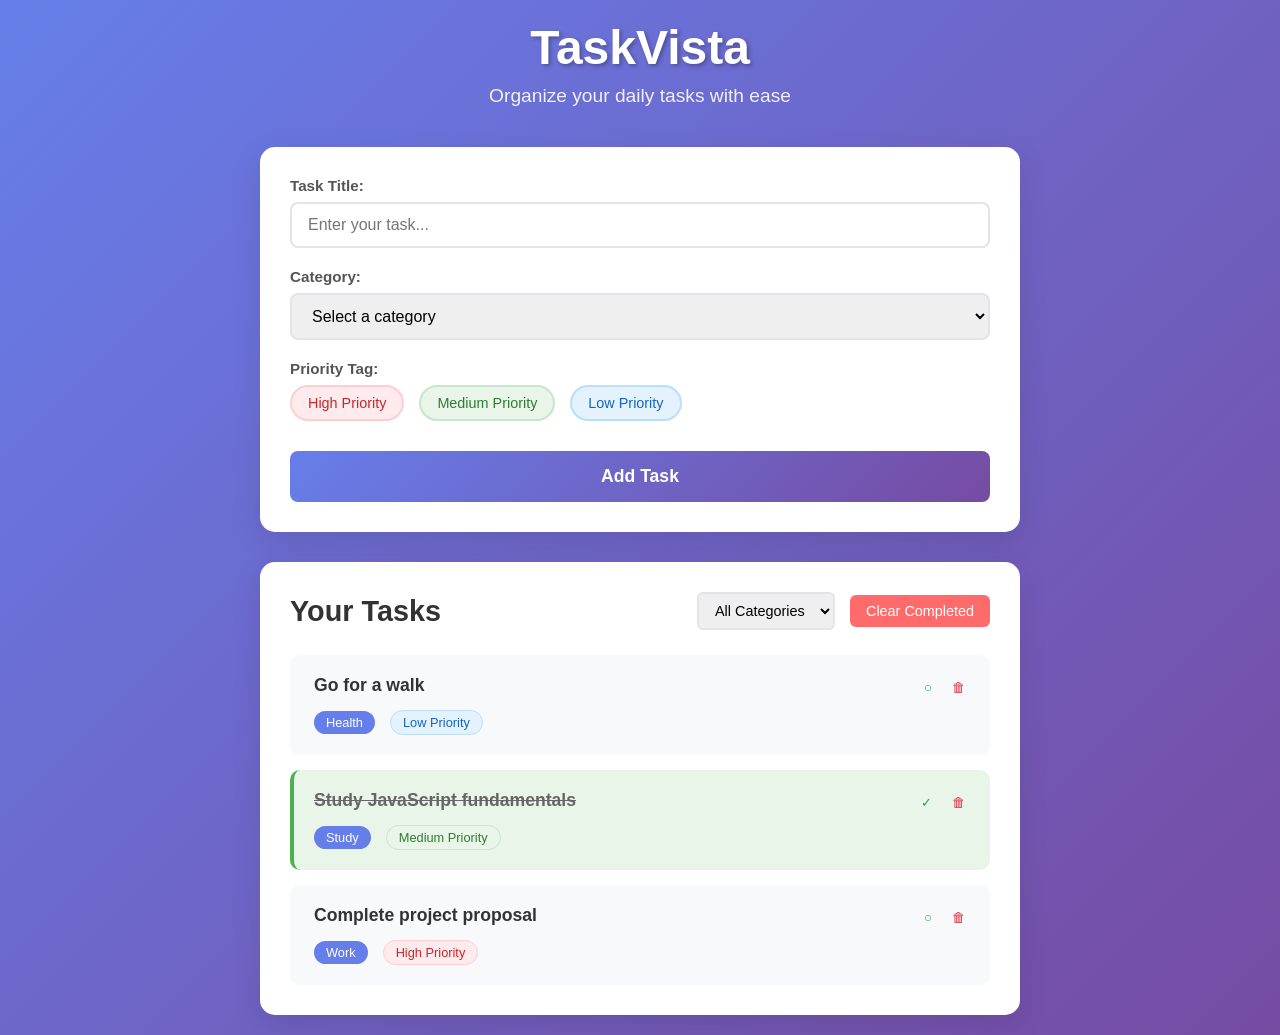
<file: index.html>
<!DOCTYPE html>
<html lang="en">
<head>
    <meta charset="UTF-8">
    <meta name="viewport" content="width=device-width, initial-scale=1.0">
    <title>TaskVista - Task Management System</title>
    <link rel="stylesheet" href="styles.css">
</head>
<body>
    <div class="container">
        <header>
            <h1>TaskVista</h1>
            <p>Organize your daily tasks with ease</p>
        </header>

        <div class="task-form-container">
            <form id="taskForm" class="task-form">
                <div class="form-group">
                    <label for="taskTitle">Task Title:</label>
                    <input type="text" id="taskTitle" placeholder="Enter your task..." required>
                </div>

                <div class="form-group">
                    <label for="taskCategory">Category:</label>
                    <select id="taskCategory" required>
                        <option value="">Select a category</option>
                        <option value="Work">Work</option>
                        <option value="Study">Study</option>
                        <option value="Personal">Personal</option>
                        <option value="Health">Health</option>
                        <option value="Finance">Finance</option>
                    </select>
                </div>

                <div class="form-group">
                    <label for="taskTag">Priority Tag:</label>
                    <div class="tag-options">
                        <label class="tag-option">
                            <input type="radio" name="taskTag" value="red" required>
                            <span class="tag red">High Priority</span>
                        </label>
                        <label class="tag-option">
                            <input type="radio" name="taskTag" value="green">
                            <span class="tag green">Medium Priority</span>
                        </label>
                        <label class="tag-option">
                            <input type="radio" name="taskTag" value="blue">
                            <span class="tag blue">Low Priority</span>
                        </label>
                    </div>
                </div>

                <button type="submit" class="submit-btn">Add Task</button>
            </form>
        </div>

        <div class="tasks-container">
            <div class="tasks-header">
                <h2>Your Tasks</h2>
                <div class="filter-controls">
                    <select id="categoryFilter">
                        <option value="">All Categories</option>
                        <option value="Work">Work</option>
                        <option value="Study">Study</option>
                        <option value="Personal">Personal</option>
                        <option value="Health">Health</option>
                        <option value="Finance">Finance</option>
                    </select>
                    <button id="clearCompleted" class="clear-btn">Clear Completed</button>
                </div>
            </div>

            <div id="tasksList" class="tasks-list">
                <!-- Tasks will be dynamically added here -->
            </div>

            <div id="noTasks" class="no-tasks" style="display: none;">
                <p>No tasks yet. Create your first task above!</p>
            </div>
        </div>
    </div>

    <script src="script.js"></script>
</body>
</html>
</file>
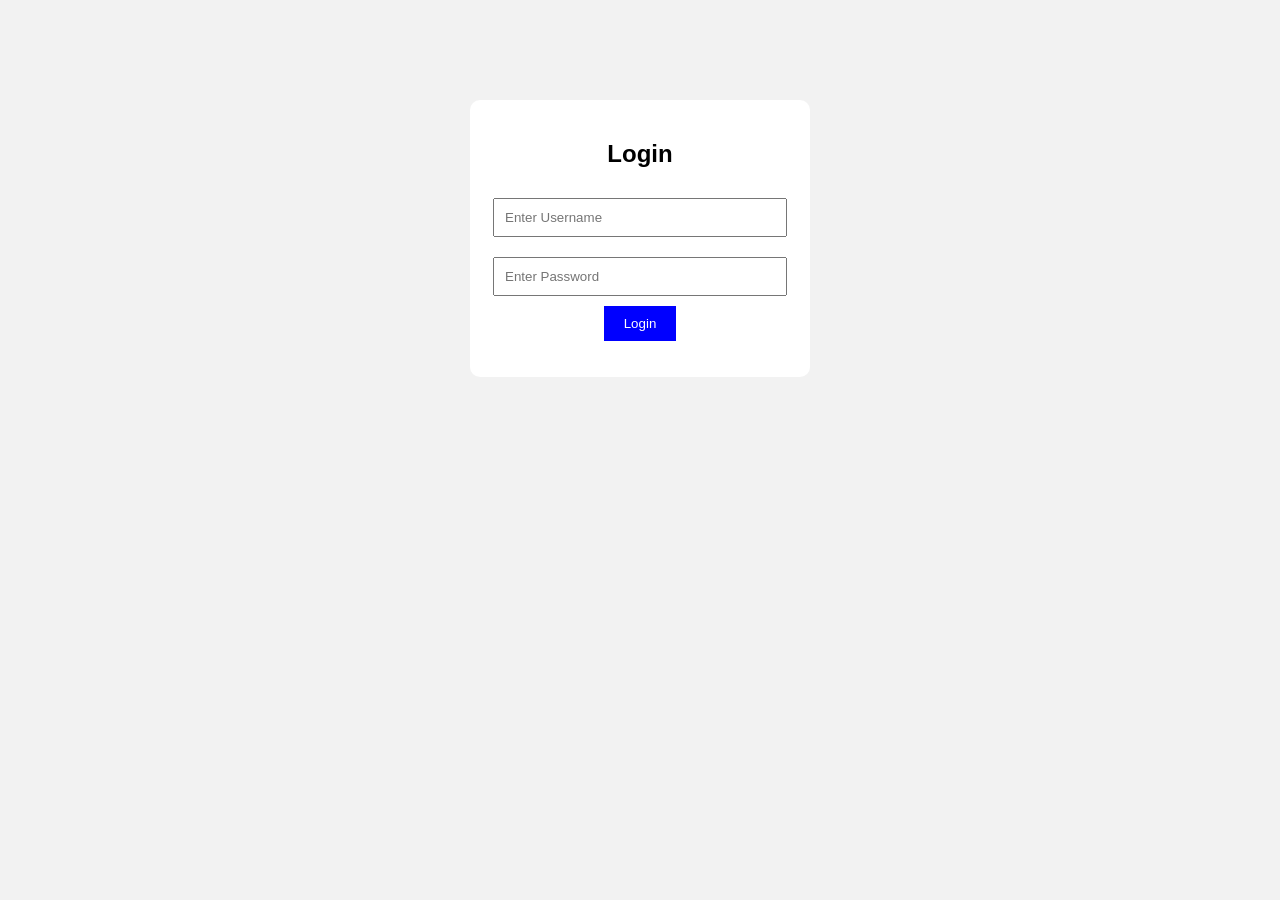
<file: frontend/src/index.html>
<!DOCTYPE html>
<html>
<head>
    <title>Login App</title>
    <link rel="stylesheet" href="style.css">
</head>
<body>

<div class="container">
    <h2>Login</h2>

    <input type="text" id="username" placeholder="Enter Username">
    <input type="password" id="password" placeholder="Enter Password">

    <button onclick="login()">Login</button>

    <p id="message"></p>
</div>

<script src="script.js"></script>
</body>
</html>
</file>
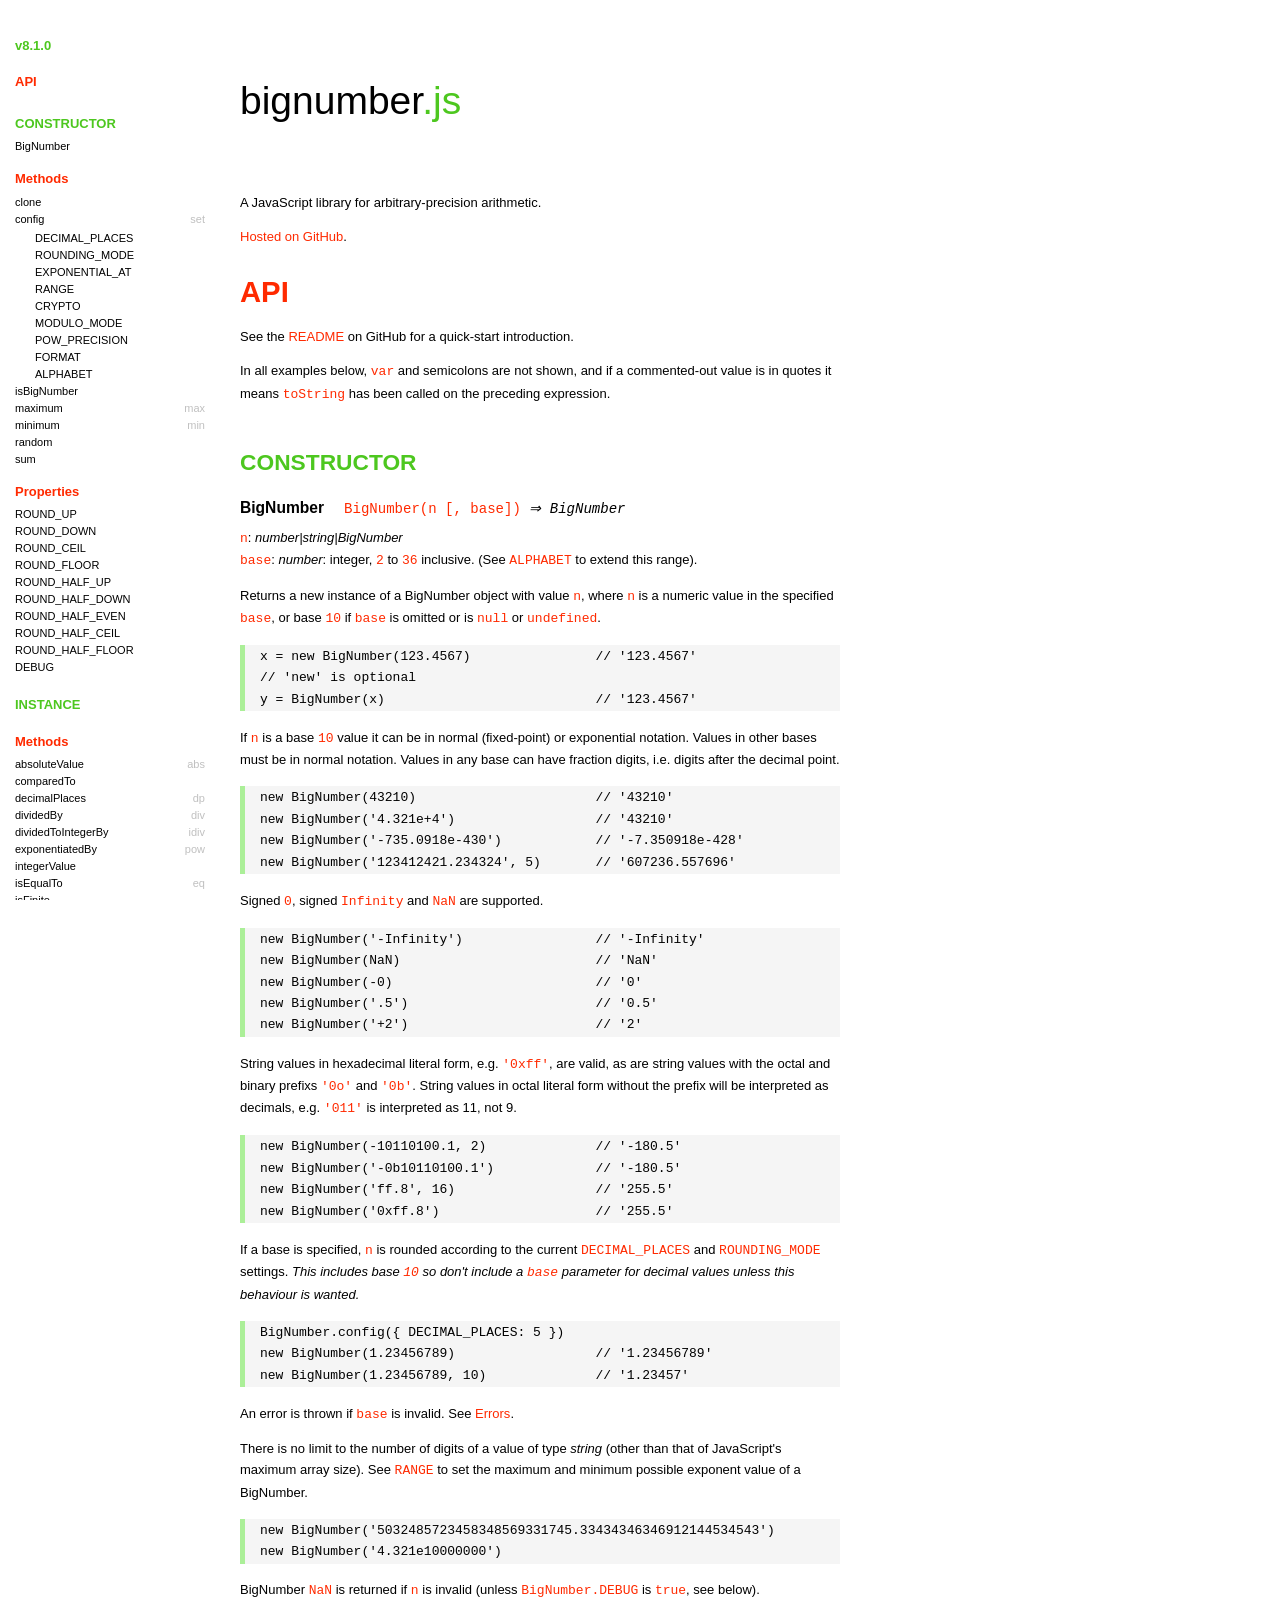
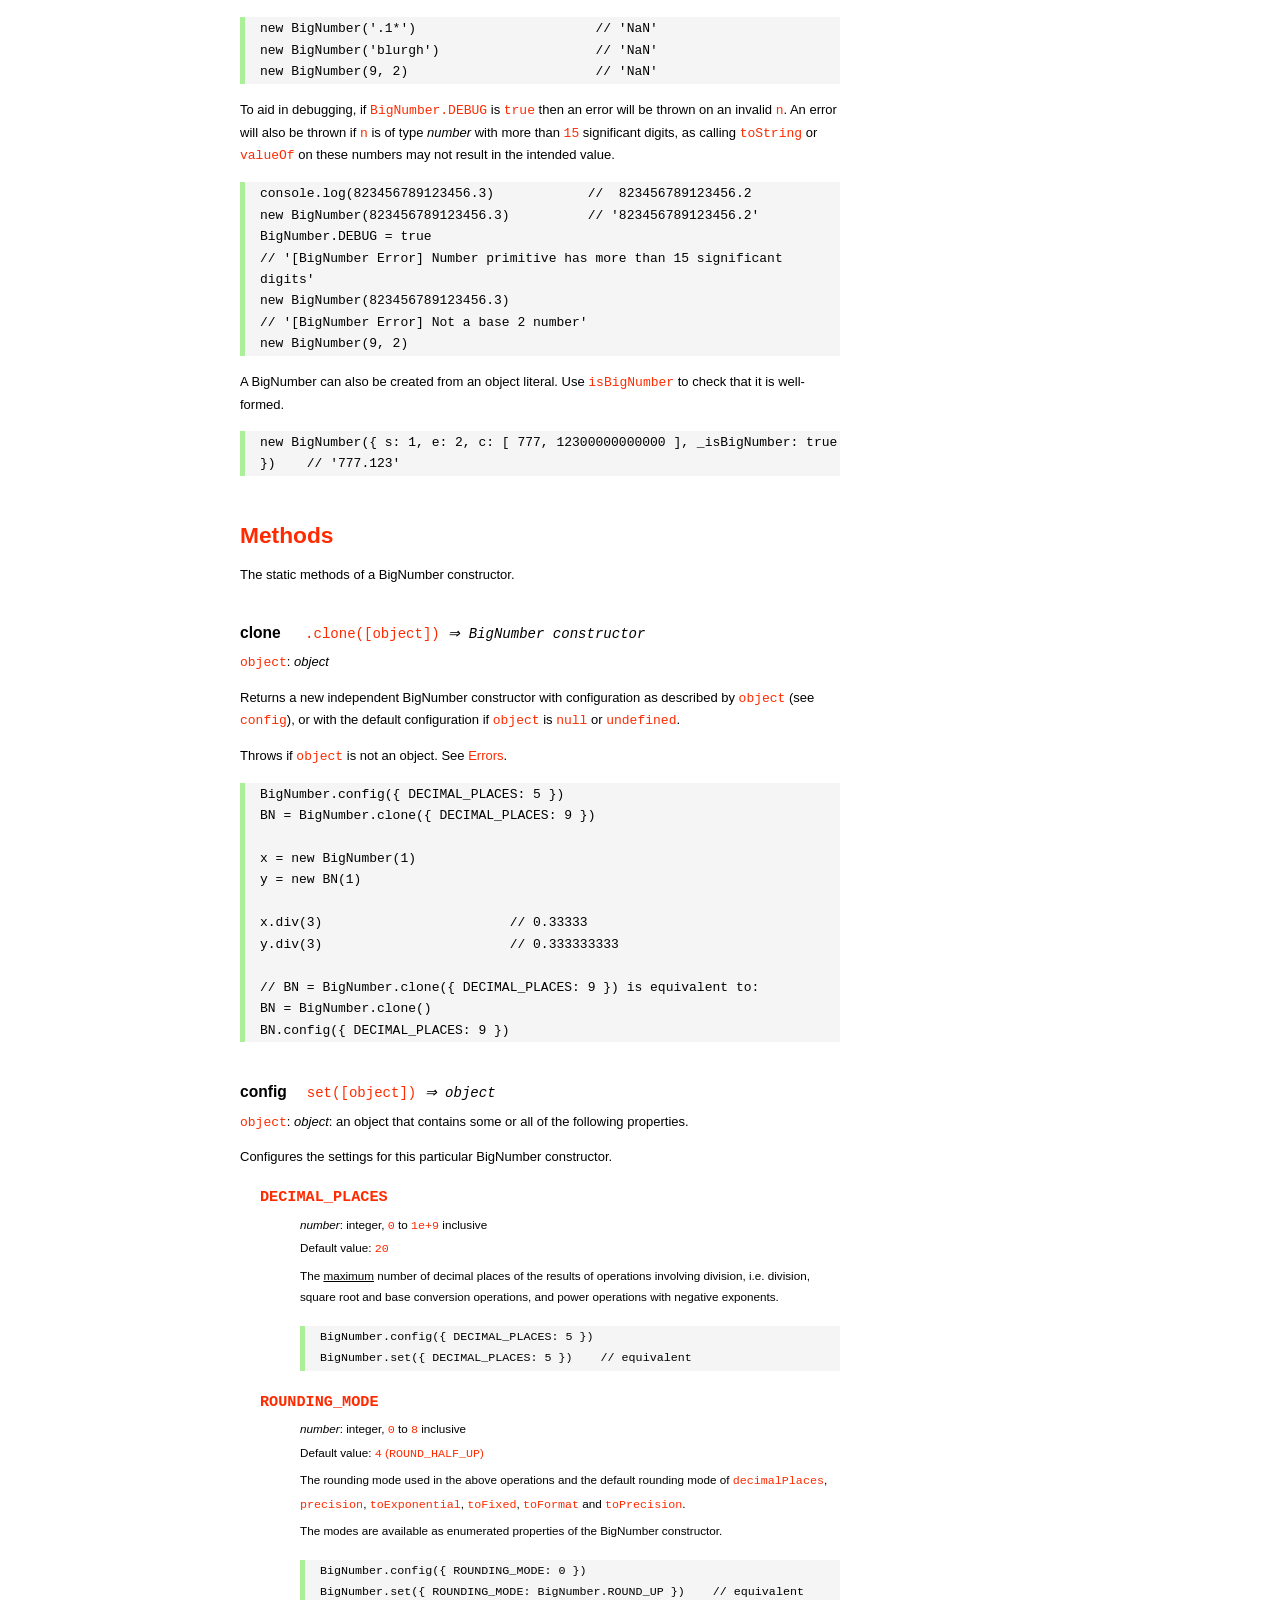
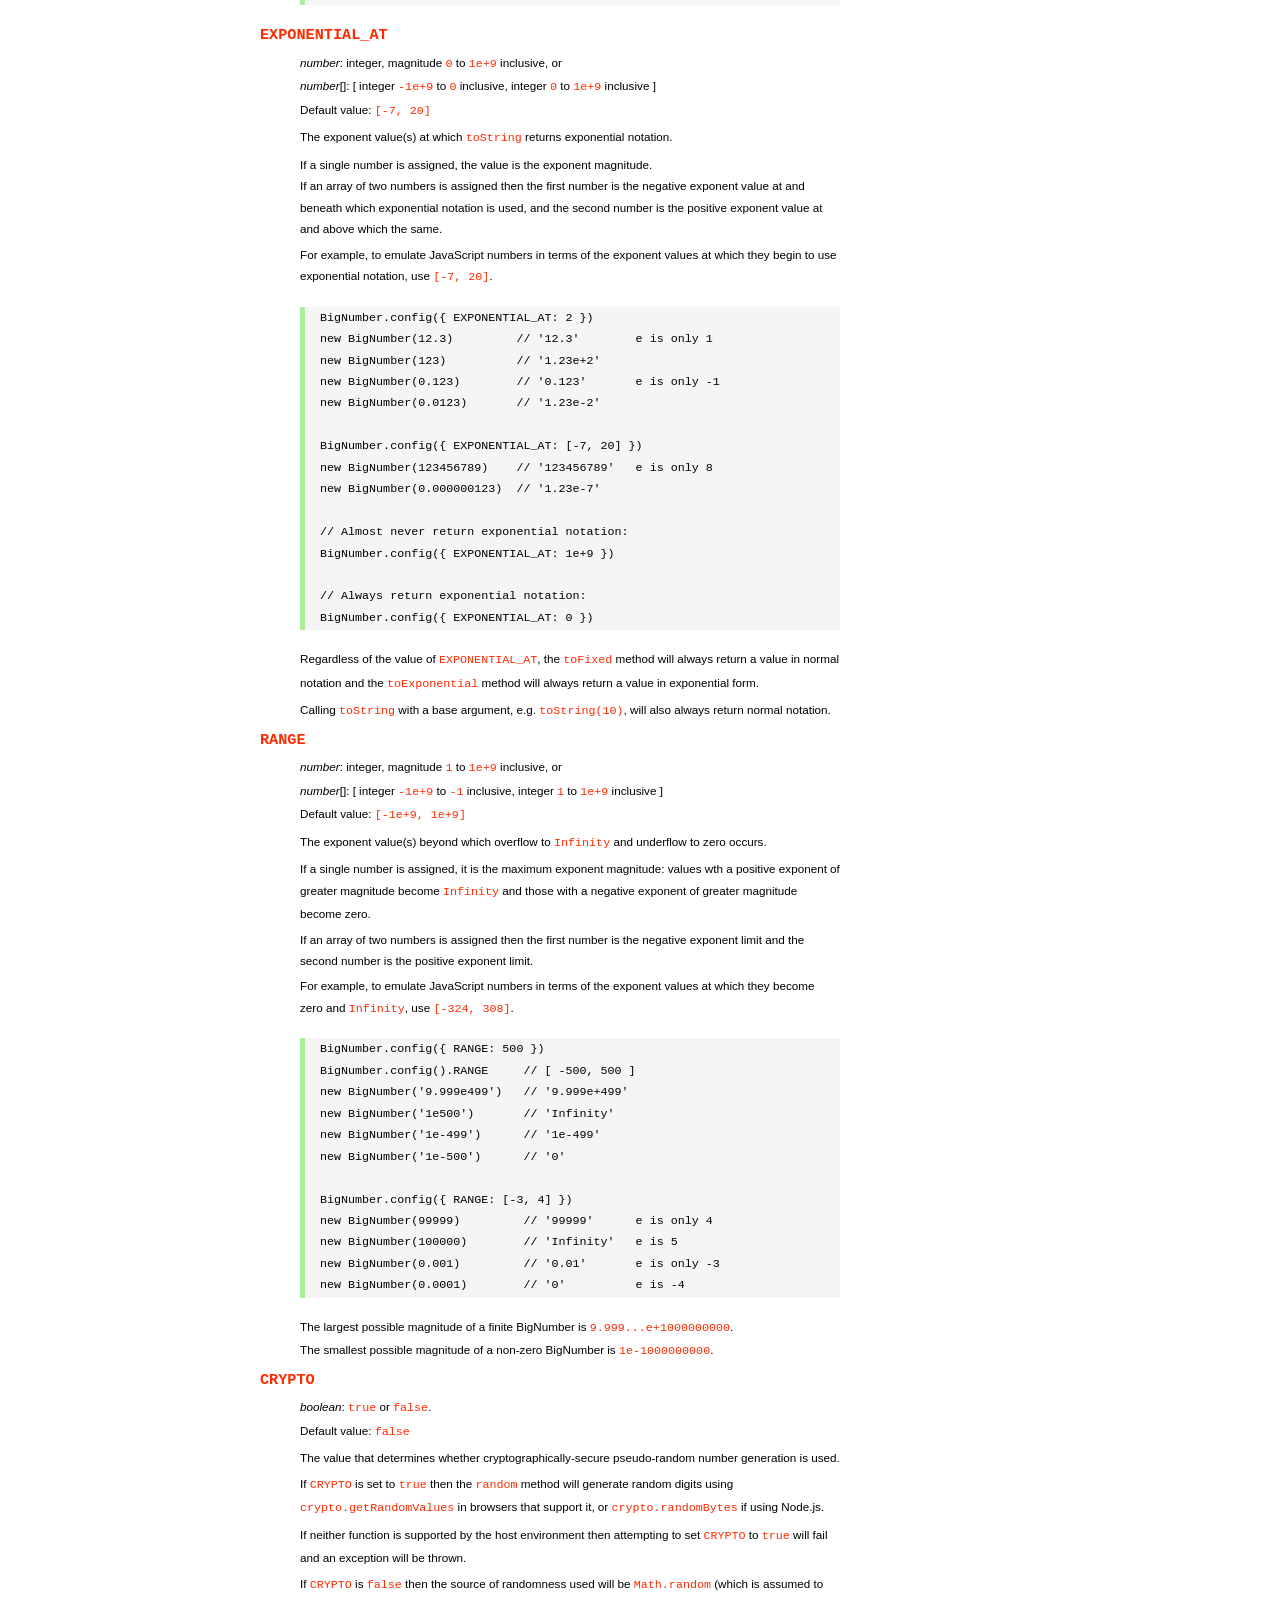
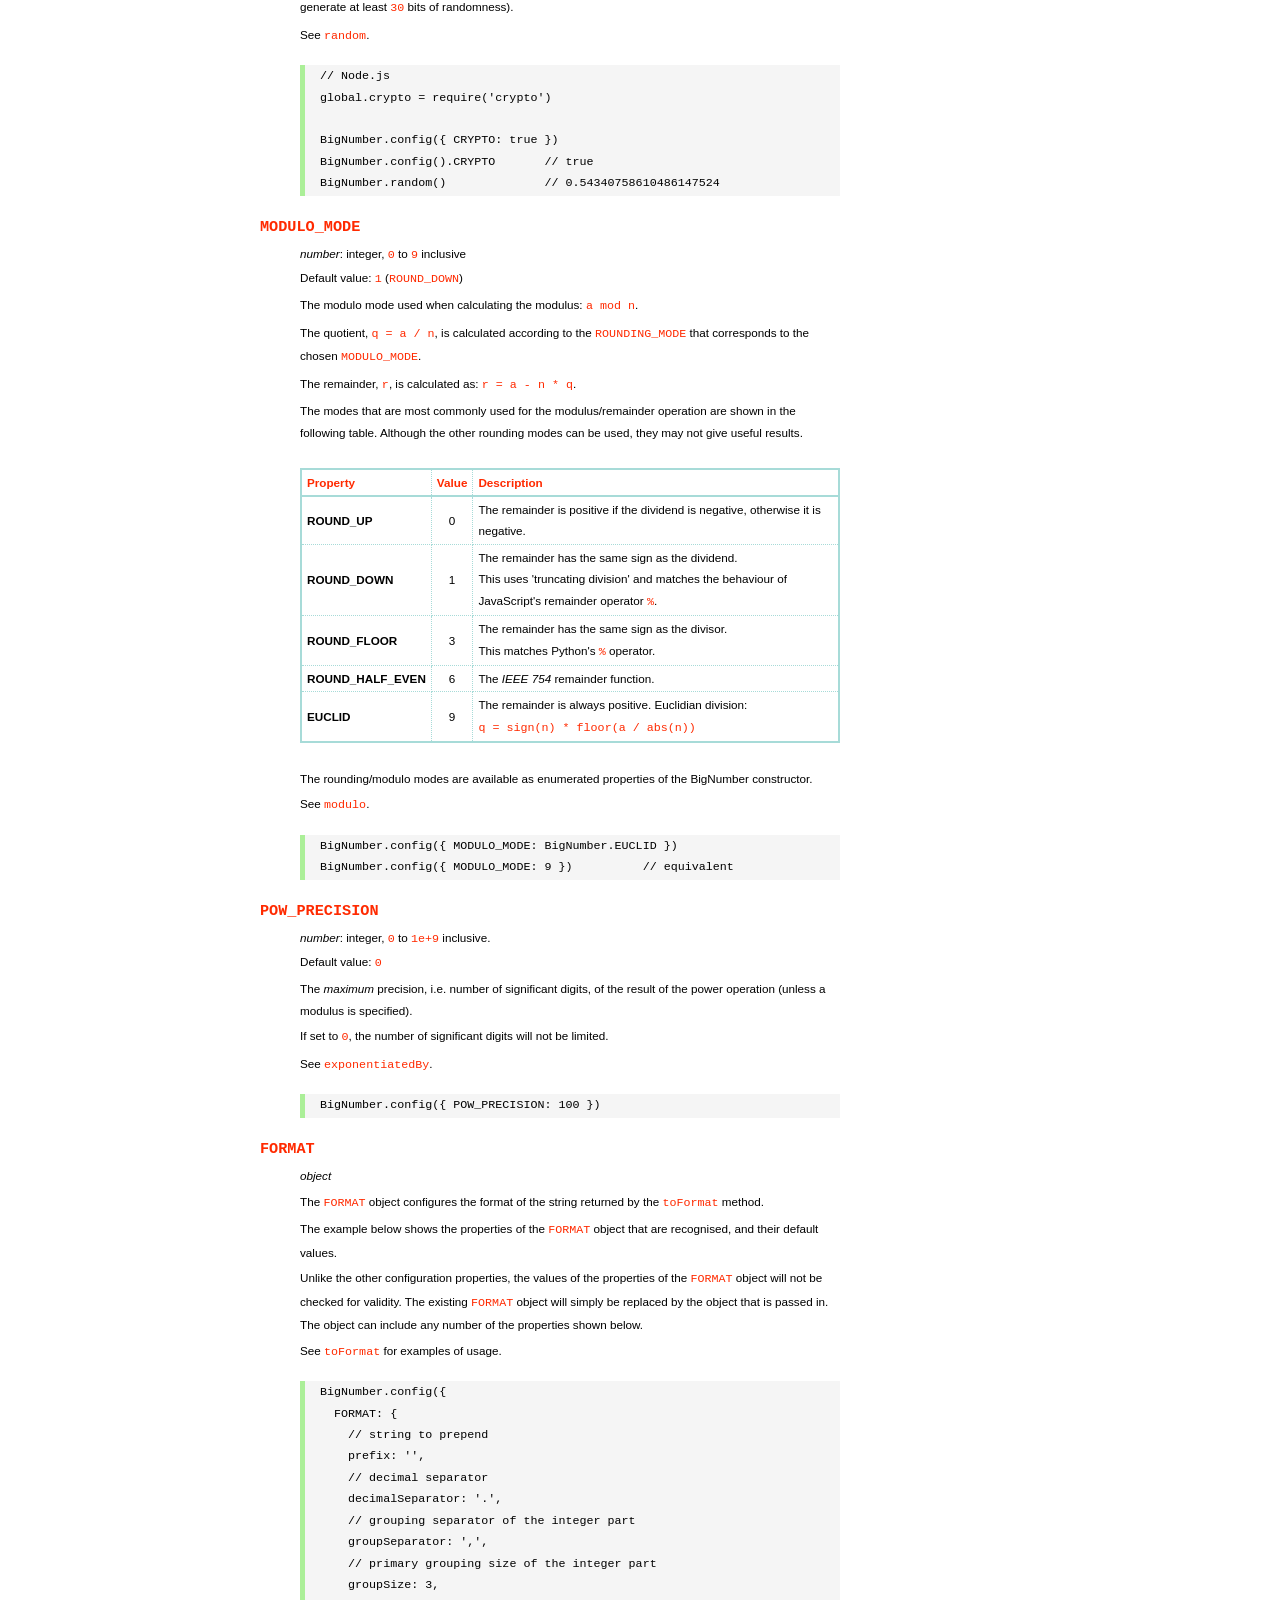
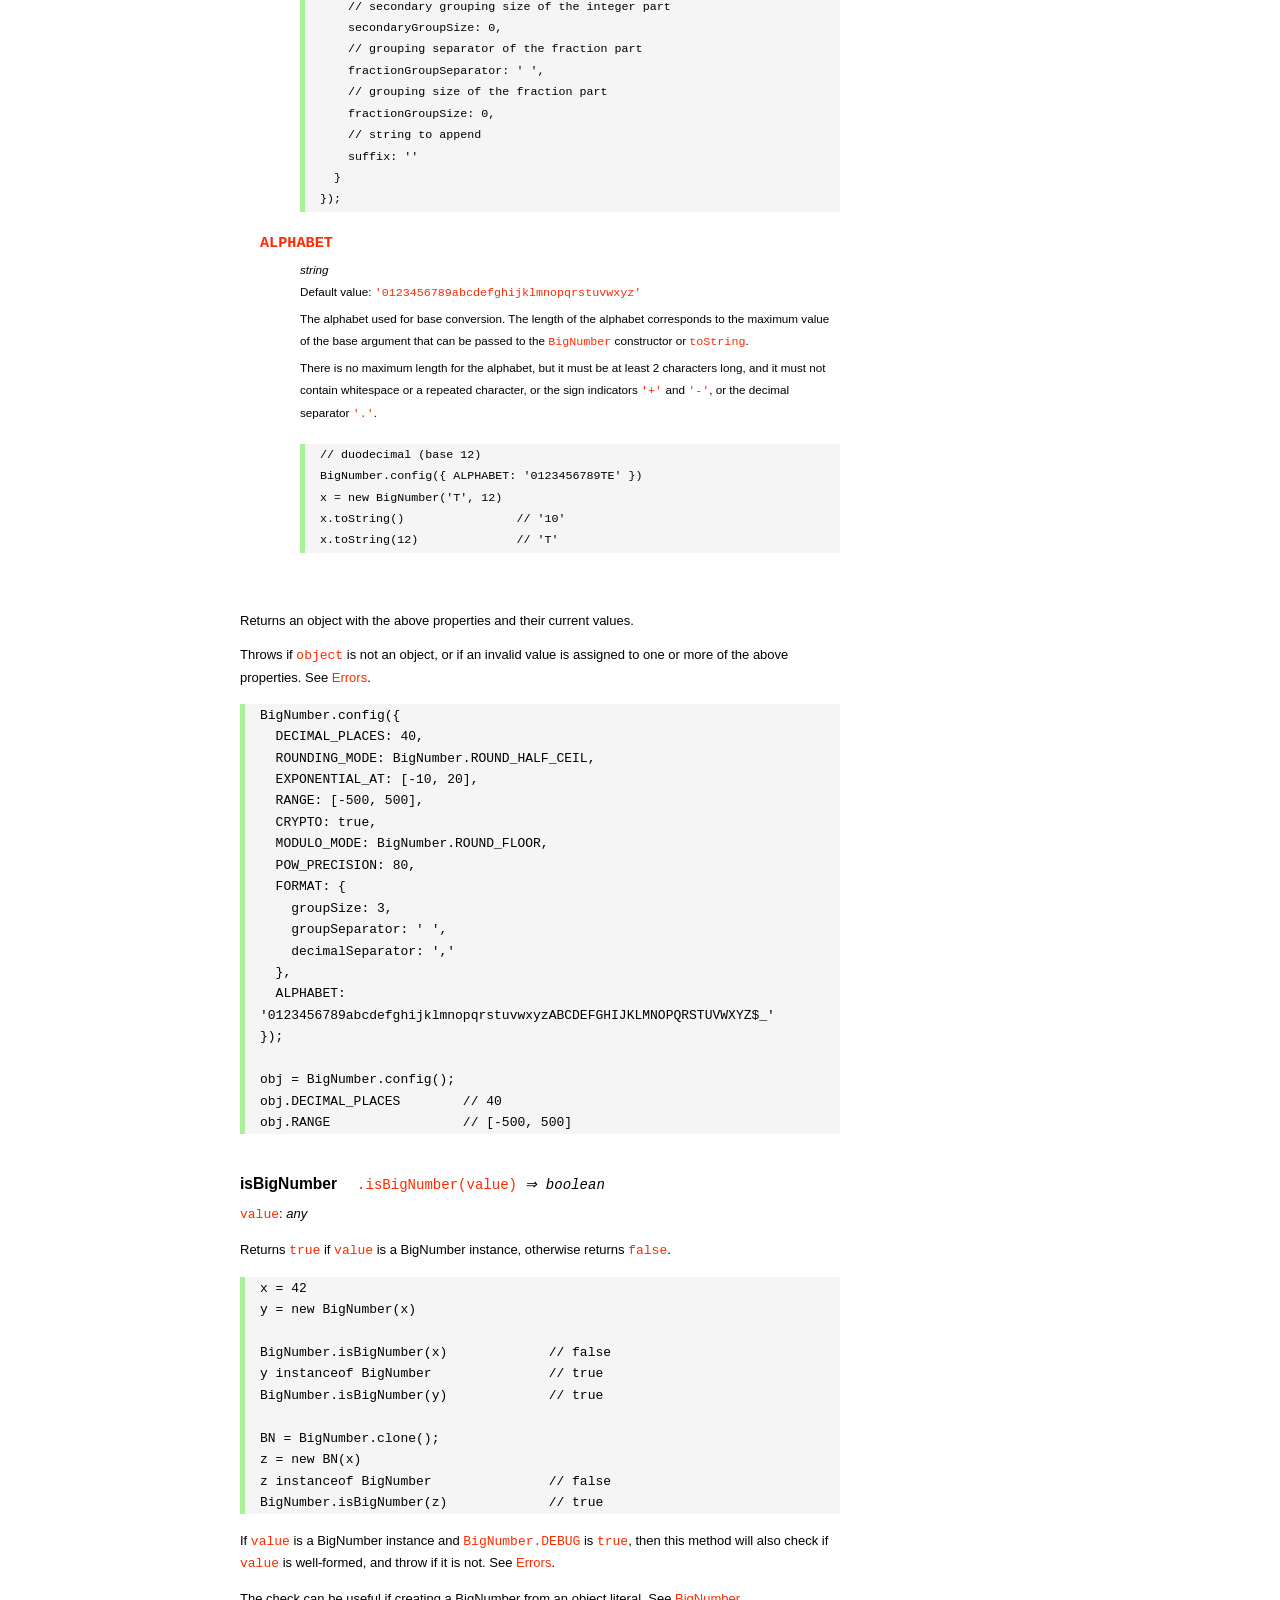
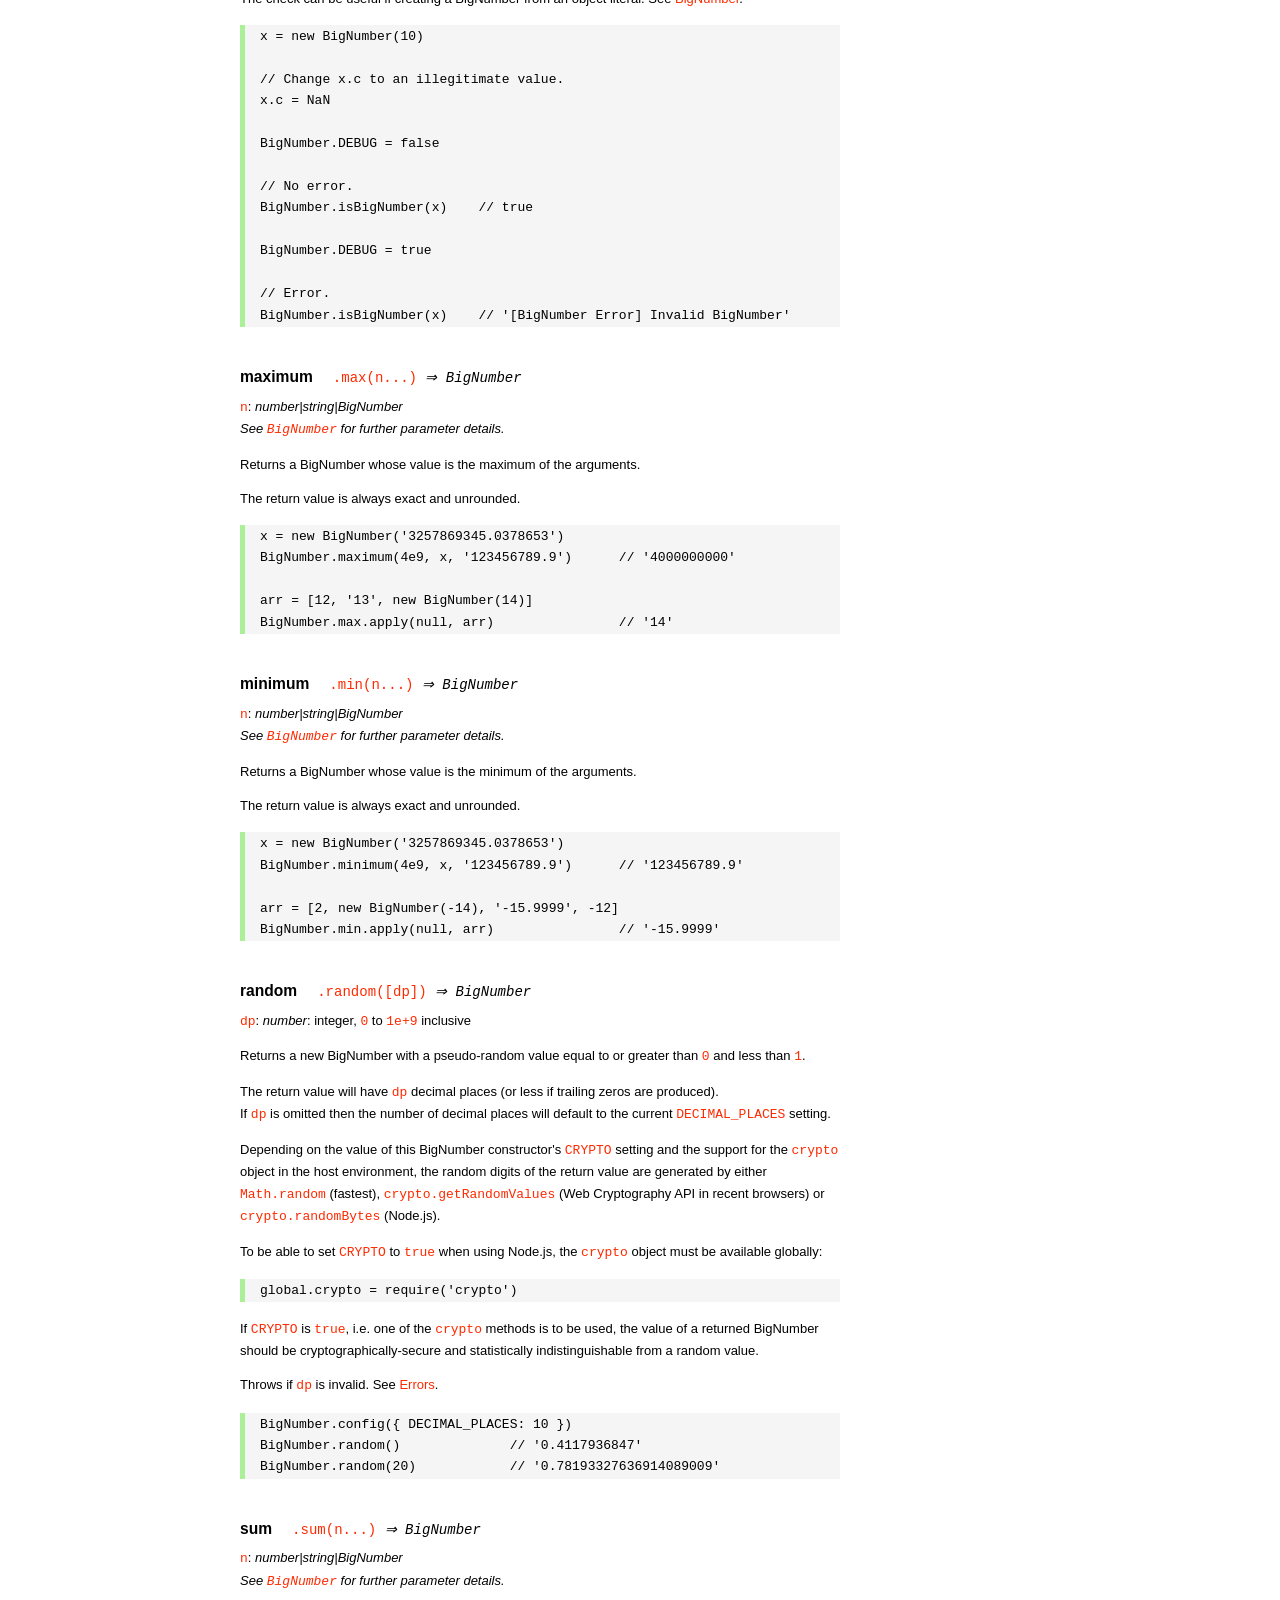
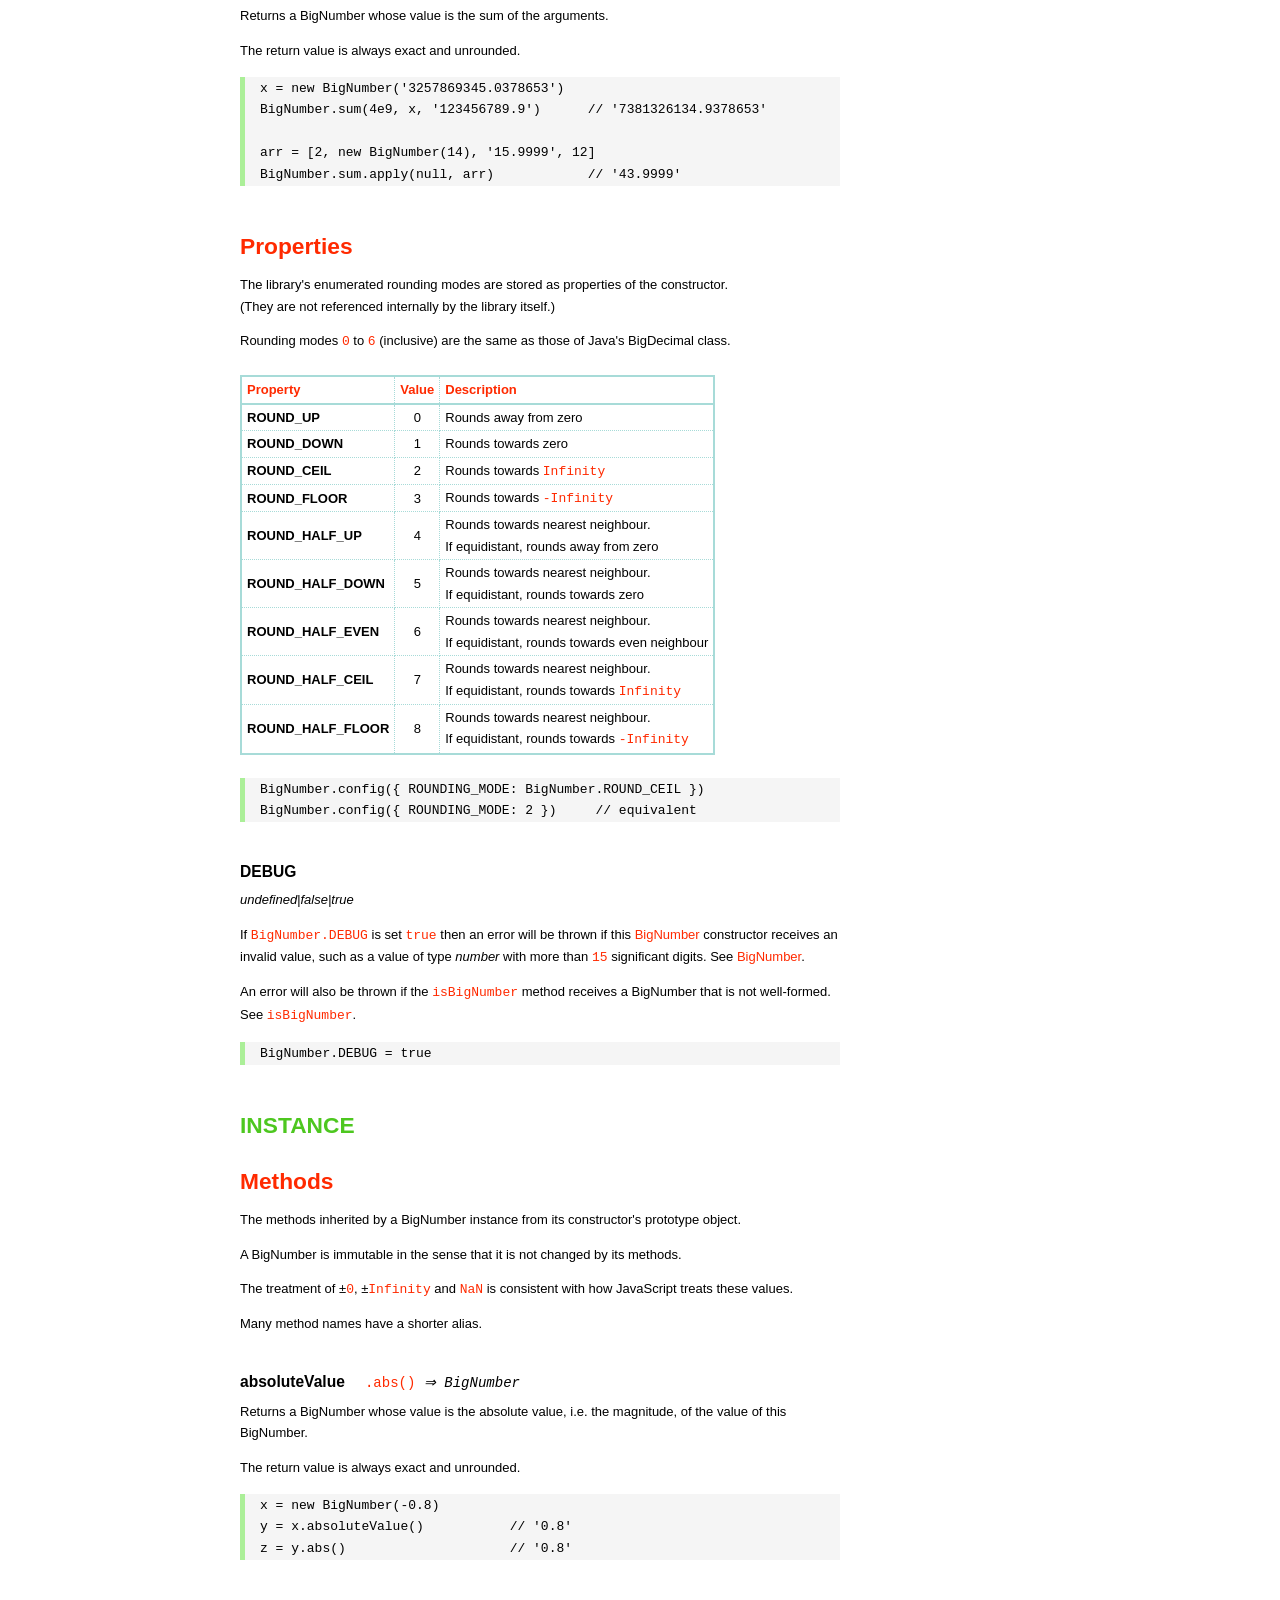
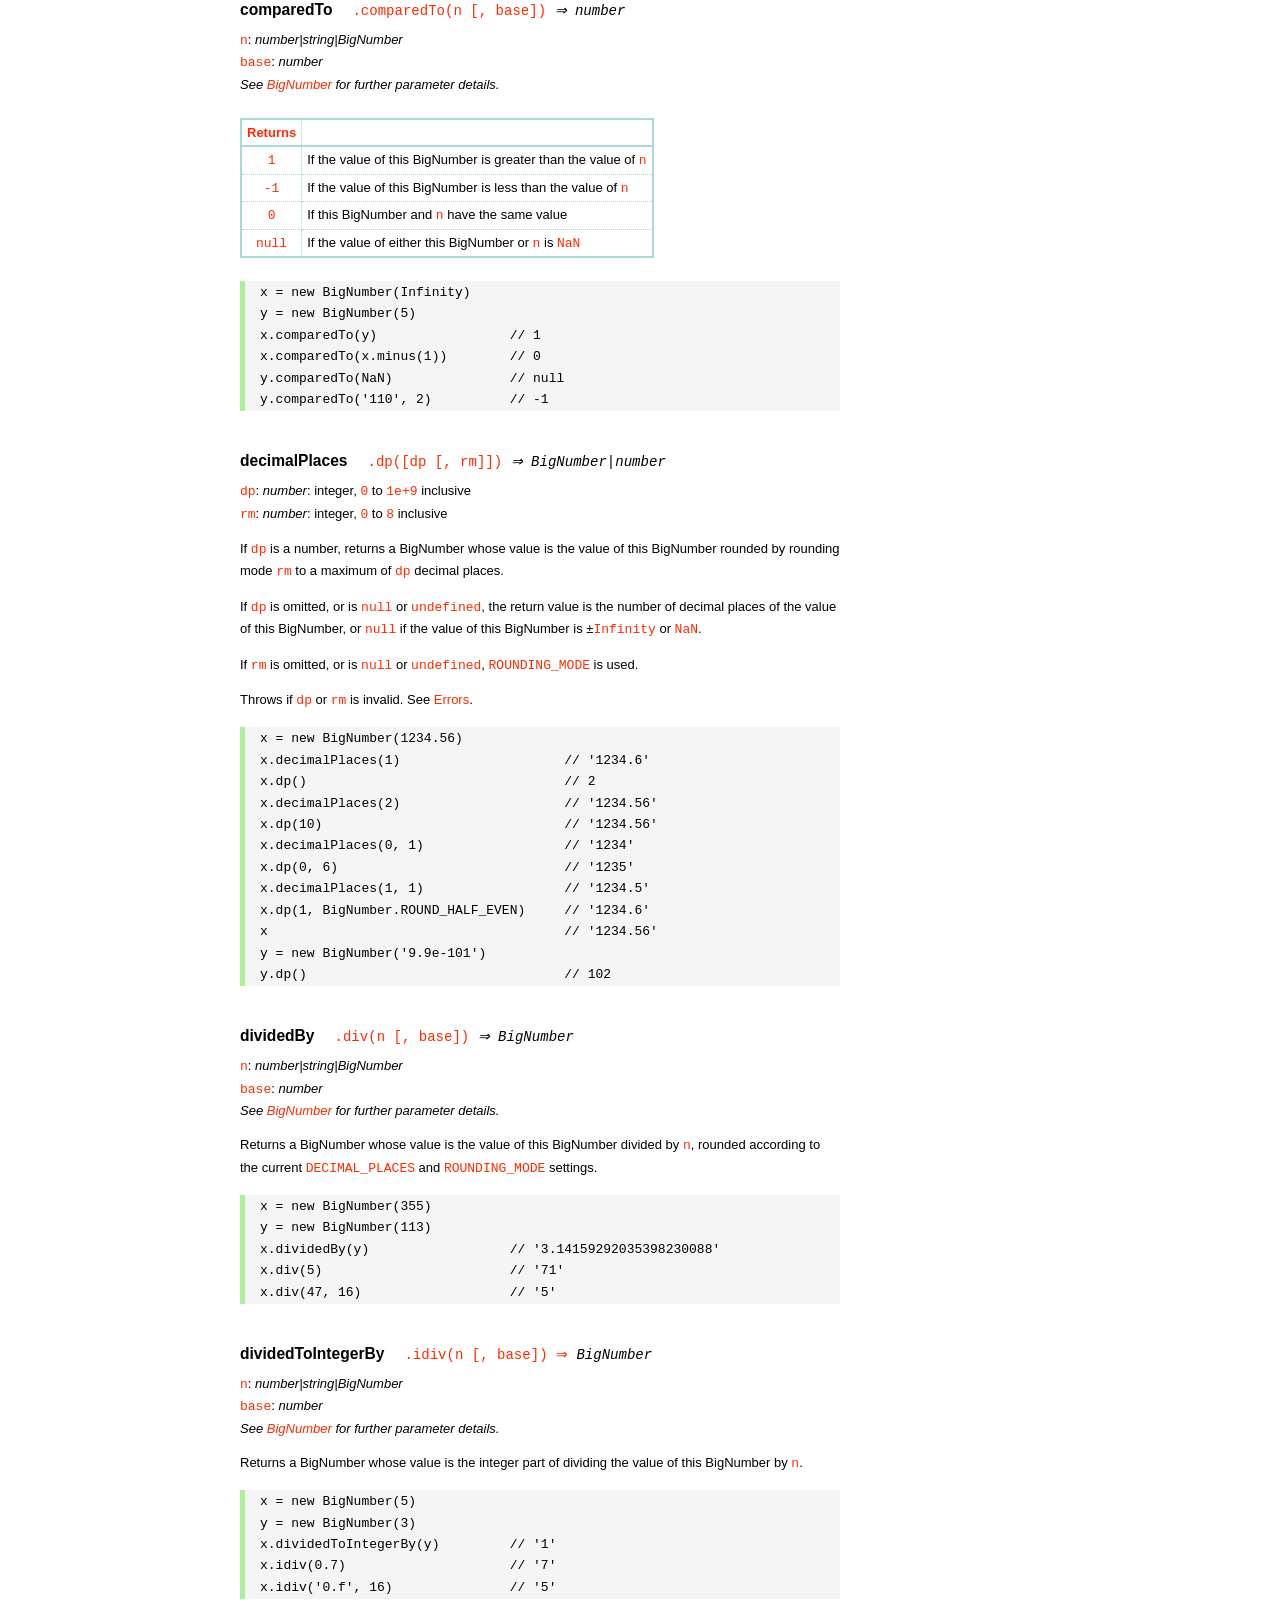
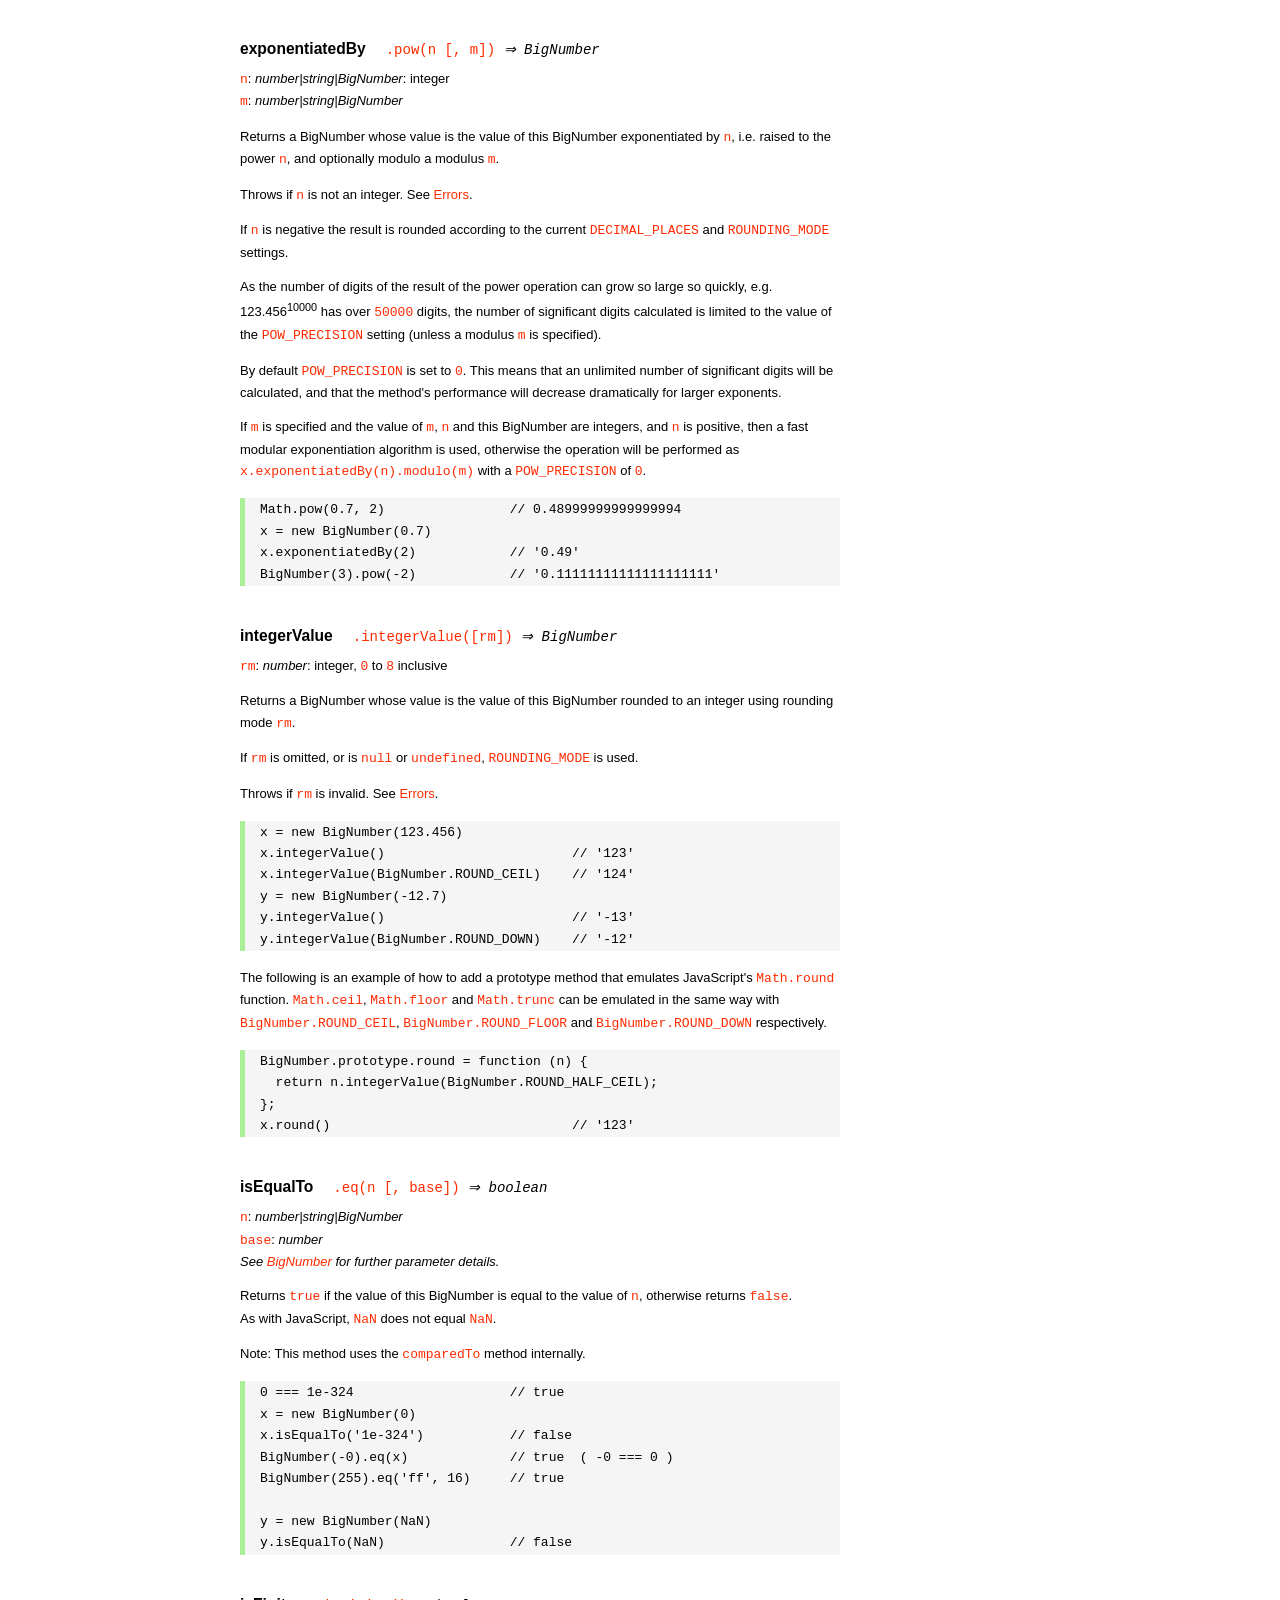
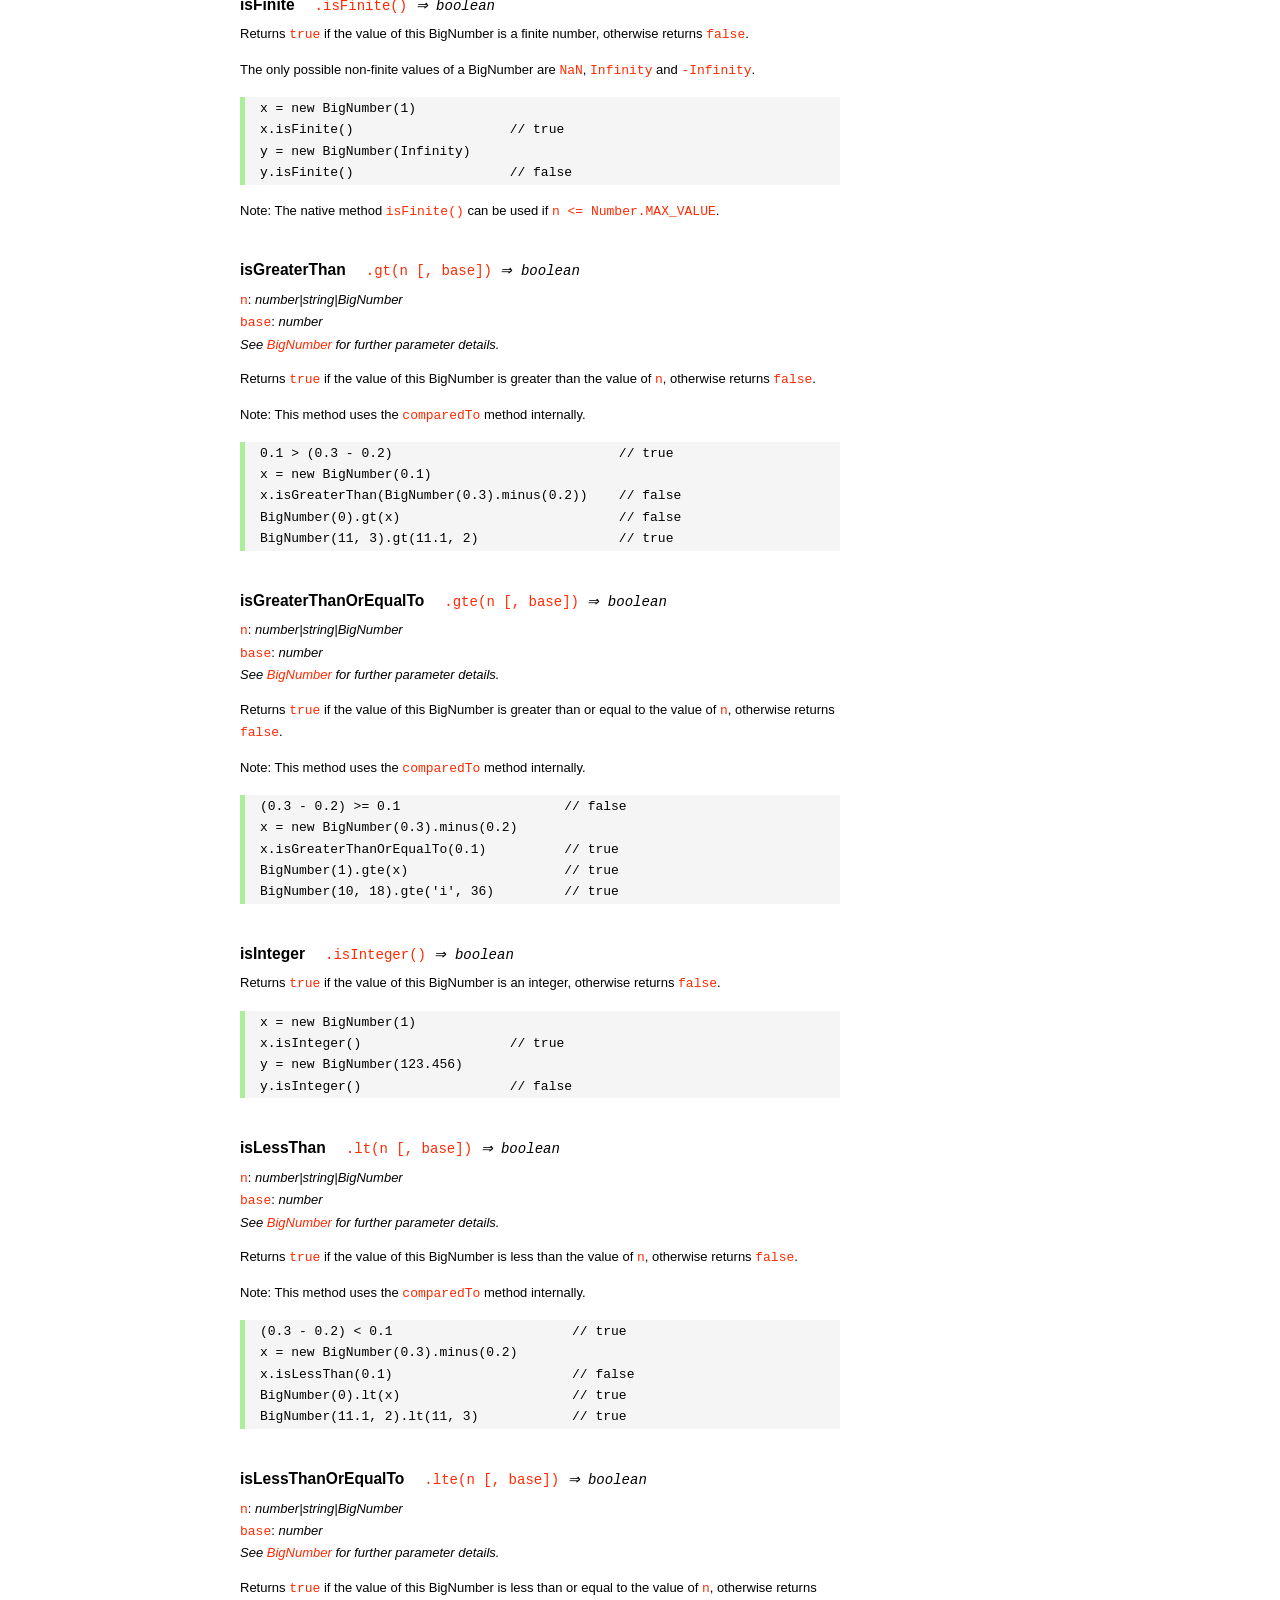
<file: backend/node_modules/bignumber.js/doc/API.html>
<!DOCTYPE HTML>
<html>
<head>
<meta charset="utf-8">
<meta http-equiv="X-UA-Compatible" content="IE=edge">
<meta name="Author" content="M Mclaughlin">
<title>bignumber.js API</title>
<style>
html{font-size:100%}
body{background:#fff;font-family:"Helvetica Neue",Helvetica,Arial,sans-serif;font-size:13px;
  line-height:1.65em;min-height:100%;margin:0}
body,i{color:#000}
.nav{background:#fff;position:fixed;top:0;bottom:0;left:0;width:200px;overflow-y:auto;
  padding:15px 0 30px 15px}
div.container{width:600px;margin:50px 0 50px 240px}
p{margin:0 0 1em;width:600px}
pre,ul{margin:1em 0}
h1,h2,h3,h4,h5{margin:0;padding:1.5em 0 0}
h1,h2{padding:.75em 0}
h1{font:400 3em Verdana,sans-serif;color:#000;margin-bottom:1em}
h2{font-size:2.25em;color:#ff2a00}
h3{font-size:1.75em;color:#4dc71f}
h4{font-size:1.75em;color:#ff2a00;padding-bottom:.75em}
h5{font-size:1.2em;margin-bottom:.4em}
h6{font-size:1.1em;margin-bottom:0.8em;padding:0.5em 0}
dd{padding-top:.35em}
dt{padding-top:.5em}
b{font-weight:700}
dt b{font-size:1.3em}
a,a:visited{color:#ff2a00;text-decoration:none}
a:active,a:hover{outline:0;text-decoration:underline}
.nav a,.nav b,.nav a:visited{display:block;color:#ff2a00;font-weight:700; margin-top:15px}
.nav b{color:#4dc71f;margin-top:20px;cursor:default;width:auto}
ul{list-style-type:none;padding:0 0 0 20px}
.nav ul{line-height:14px;padding-left:0;margin:5px 0 0}
.nav ul a,.nav ul a:visited,span{display:inline;color:#000;font-family:Verdana,Geneva,sans-serif;
  font-size:11px;font-weight:400;margin:0}
.inset,ul.inset{margin-left:20px}
.inset{font-size:.9em}
.nav li{width:auto;margin:0 0 3px}
.alias{font-style:italic;margin-left:20px}
table{border-collapse:collapse;border-spacing:0;border:2px solid #a7dbd8;margin:1.75em 0;padding:0}
td,th{text-align:left;margin:0;padding:2px 5px;border:1px dotted #a7dbd8}
th{border-top:2px solid #a7dbd8;border-bottom:2px solid #a7dbd8;color:#ff2a00}
code,pre{font-family:Consolas, monaco, monospace;font-weight:400}
pre{background:#f5f5f5;white-space:pre-wrap;word-wrap:break-word;border-left:5px solid #abef98;
  padding:1px 0 1px 15px;margin:1.2em 0}
code,.nav-title{color:#ff2a00}
.end{margin-bottom:25px}
.centre{text-align:center}
.error-table{font-size:13px;width:100%}
#faq{margin:3em 0 0}
li span{float:right;margin-right:10px;color:#c0c0c0}
#js{font:inherit;color:#4dc71f}
</style>
</head>
<body>

  <div class="nav">

    <b>v8.1.0</b>

	<a class='nav-title' href="#">API</a>

    <b> CONSTRUCTOR </b>
    <ul>
      <li><a href="#bignumber">BigNumber</a></li>
    </ul>

    <a href="#methods">Methods</a>
    <ul>
      <li><a href="#clone">clone</a></li>
      <li><a href="#config" >config</a><span>set</span></li>
      <li>
        <ul class="inset">
          <li><a href="#decimal-places">DECIMAL_PLACES</a></li>
          <li><a href="#rounding-mode" >ROUNDING_MODE</a></li>
          <li><a href="#exponential-at">EXPONENTIAL_AT</a></li>
          <li><a href="#range"         >RANGE</a></li>
          <li><a href="#crypto"        >CRYPTO</a></li>
          <li><a href="#modulo-mode"   >MODULO_MODE</a></li>
          <li><a href="#pow-precision" >POW_PRECISION</a></li>
          <li><a href="#format"        >FORMAT</a></li>
          <li><a href="#alphabet"      >ALPHABET</a></li>
        </ul>
      </li>
      <li><a href="#isBigNumber">isBigNumber</a></li>
      <li><a href="#max"        >maximum</a><span>max</span></li>
      <li><a href="#min"        >minimum</a><span>min</span></li>
      <li><a href="#random"     >random</a></li>
      <li><a href="#sum"        >sum</a></li>
    </ul>

    <a href="#constructor-properties">Properties</a>
    <ul>
      <li><a href="#round-up"        >ROUND_UP</a></li>
      <li><a href="#round-down"      >ROUND_DOWN</a></li>
      <li><a href="#round-ceil"      >ROUND_CEIL</a></li>
      <li><a href="#round-floor"     >ROUND_FLOOR</a></li>
      <li><a href="#round-half-up"   >ROUND_HALF_UP</a></li>
      <li><a href="#round-half-down" >ROUND_HALF_DOWN</a></li>
      <li><a href="#round-half-even" >ROUND_HALF_EVEN</a></li>
      <li><a href="#round-half-ceil" >ROUND_HALF_CEIL</a></li>
      <li><a href="#round-half-floor">ROUND_HALF_FLOOR</a></li>
      <li><a href="#debug"           >DEBUG</a></li>
    </ul>

    <b> INSTANCE </b>

    <a href="#prototype-methods">Methods</a>
    <ul>
      <li><a href="#abs"    >absoluteValue         </a><span>abs</span>  </li>
      <li><a href="#cmp"    >comparedTo            </a>                  </li>
      <li><a href="#dp"     >decimalPlaces         </a><span>dp</span>   </li>
      <li><a href="#div"    >dividedBy             </a><span>div</span>  </li>
      <li><a href="#divInt" >dividedToIntegerBy    </a><span>idiv</span> </li>
      <li><a href="#pow"    >exponentiatedBy       </a><span>pow</span>  </li>
      <li><a href="#int"    >integerValue          </a>                  </li>
      <li><a href="#eq"     >isEqualTo             </a><span>eq</span>   </li>
      <li><a href="#isF"    >isFinite              </a>                  </li>
      <li><a href="#gt"     >isGreaterThan         </a><span>gt</span>   </li>
      <li><a href="#gte"    >isGreaterThanOrEqualTo</a><span>gte</span>  </li>
      <li><a href="#isInt"  >isInteger             </a>                  </li>
      <li><a href="#lt"     >isLessThan            </a><span>lt</span>   </li>
      <li><a href="#lte"    >isLessThanOrEqualTo   </a><span>lte</span>  </li>
      <li><a href="#isNaN"  >isNaN                 </a>                  </li>
      <li><a href="#isNeg"  >isNegative            </a>                  </li>
      <li><a href="#isPos"  >isPositive            </a>                  </li>
      <li><a href="#isZ"    >isZero                </a>                  </li>
      <li><a href="#minus"  >minus                 </a>                  </li>
      <li><a href="#mod"    >modulo                </a><span>mod</span>  </li>
      <li><a href="#times"  >multipliedBy          </a><span>times</span></li>
      <li><a href="#neg"    >negated               </a>                  </li>
      <li><a href="#plus"   >plus                  </a>                  </li>
      <li><a href="#sd"     >precision             </a><span>sd</span>   </li>
      <li><a href="#shift"  >shiftedBy             </a>                  </li>
      <li><a href="#sqrt"   >squareRoot            </a><span>sqrt</span> </li>
      <li><a href="#toE"    >toExponential         </a>                  </li>
      <li><a href="#toFix"  >toFixed               </a>                  </li>
      <li><a href="#toFor"  >toFormat              </a>                  </li>
      <li><a href="#toFr"   >toFraction            </a>                  </li>
      <li><a href="#toJSON" >toJSON                </a>                  </li>
      <li><a href="#toN"    >toNumber              </a>                  </li>
      <li><a href="#toP"    >toPrecision           </a>                  </li>
      <li><a href="#toS"    >toString              </a>                  </li>
      <li><a href="#valueOf">valueOf               </a>                  </li>
    </ul>

    <a href="#instance-properties">Properties</a>
    <ul>
      <li><a href="#coefficient">c: coefficient</a></li>
      <li><a href="#exponent"   >e: exponent</a></li>
      <li><a href="#sign"       >s: sign</a></li>
    </ul>

    <a href="#zero-nan-infinity">Zero, NaN &amp; Infinity</a>
    <a href="#Errors">Errors</a>
    <a href="#type-coercion">Type coercion</a>
    <a class='end' href="#faq">FAQ</a>

  </div>

  <div class="container">

    <h1>bignumber<span id='js'>.js</span></h1>

    <p>A JavaScript library for arbitrary-precision arithmetic.</p>
    <p><a href="https://github.com/MikeMcl/bignumber.js">Hosted on GitHub</a>. </p>

    <h2>API</h2>

    <p>
      See the <a href='https://github.com/MikeMcl/bignumber.js'>README</a> on GitHub for a
      quick-start introduction.
    </p>
    <p>
      In all examples below, <code>var</code> and semicolons are not shown, and if a commented-out
      value is in quotes it means <code>toString</code> has been called on the preceding expression.
    </p>


    <h3>CONSTRUCTOR</h3>


    <h5 id="bignumber">
      BigNumber<code class='inset'>BigNumber(n [, base]) <i>&rArr; BigNumber</i></code>
    </h5>
    <p>
      <code>n</code>: <i>number|string|BigNumber</i><br />
      <code>base</code>: <i>number</i>: integer, <code>2</code> to <code>36</code> inclusive. (See
      <a href='#alphabet'><code>ALPHABET</code></a> to extend this range).
    </p>
    <p>
      Returns a new instance of a BigNumber object with value <code>n</code>, where <code>n</code>
      is a numeric value in the specified <code>base</code>, or base <code>10</code> if
      <code>base</code> is omitted or is <code>null</code> or <code>undefined</code>.
    </p>
    <pre>
x = new BigNumber(123.4567)                // '123.4567'
// 'new' is optional
y = BigNumber(x)                           // '123.4567'</pre>
    <p>
      If <code>n</code> is a base <code>10</code> value it can be in normal (fixed-point) or
      exponential notation. Values in other bases must be in normal notation. Values in any base can
      have fraction digits, i.e. digits after the decimal point.
    </p>
    <pre>
new BigNumber(43210)                       // '43210'
new BigNumber('4.321e+4')                  // '43210'
new BigNumber('-735.0918e-430')            // '-7.350918e-428'
new BigNumber('123412421.234324', 5)       // '607236.557696'</pre>
    <p>
      Signed <code>0</code>, signed <code>Infinity</code> and <code>NaN</code> are supported.
    </p>
    <pre>
new BigNumber('-Infinity')                 // '-Infinity'
new BigNumber(NaN)                         // 'NaN'
new BigNumber(-0)                          // '0'
new BigNumber('.5')                        // '0.5'
new BigNumber('+2')                        // '2'</pre>
    <p>
      String values in hexadecimal literal form, e.g. <code>'0xff'</code>, are valid, as are
      string values with the octal and binary prefixs <code>'0o'</code> and <code>'0b'</code>.
      String values in octal literal form without the prefix will be interpreted as
      decimals, e.g. <code>'011'</code> is interpreted as 11, not 9.
    </p>
    <pre>
new BigNumber(-10110100.1, 2)              // '-180.5'
new BigNumber('-0b10110100.1')             // '-180.5'
new BigNumber('ff.8', 16)                  // '255.5'
new BigNumber('0xff.8')                    // '255.5'</pre>
    <p>
      If a base is specified, <code>n</code> is rounded according to the current
      <a href='#decimal-places'><code>DECIMAL_PLACES</code></a> and
      <a href='#rounding-mode'><code>ROUNDING_MODE</code></a> settings. <em>This includes base
      <code>10</code> so don't include a <code>base</code> parameter for decimal values unless
      this behaviour is wanted.</em>
    </p>
    <pre>BigNumber.config({ DECIMAL_PLACES: 5 })
new BigNumber(1.23456789)                  // '1.23456789'
new BigNumber(1.23456789, 10)              // '1.23457'</pre>
    <p>An error is thrown if <code>base</code> is invalid. See <a href='#Errors'>Errors</a>.</p>
    <p>
      There is no limit to the number of digits of a value of type <em>string</em> (other than
      that of JavaScript's maximum array size). See <a href='#range'><code>RANGE</code></a> to set
      the maximum and minimum possible exponent value of a BigNumber.
    </p>
    <pre>
new BigNumber('5032485723458348569331745.33434346346912144534543')
new BigNumber('4.321e10000000')</pre>
    <p>BigNumber <code>NaN</code> is returned if <code>n</code> is invalid
    (unless <code>BigNumber.DEBUG</code> is <code>true</code>, see below).</p>
    <pre>
new BigNumber('.1*')                       // 'NaN'
new BigNumber('blurgh')                    // 'NaN'
new BigNumber(9, 2)                        // 'NaN'</pre>
    <p>
      To aid in debugging, if <code>BigNumber.DEBUG</code> is <code>true</code> then an error will
      be thrown on an invalid <code>n</code>. An error will also be thrown if <code>n</code> is of
      type <em>number</em> with more than <code>15</code> significant digits, as calling
      <code><a href='#toS'>toString</a></code> or <code><a href='#valueOf'>valueOf</a></code> on
      these numbers may not result in the intended value.
    </p>
      <pre>
console.log(823456789123456.3)            //  823456789123456.2
new BigNumber(823456789123456.3)          // '823456789123456.2'
BigNumber.DEBUG = true
// '[BigNumber Error] Number primitive has more than 15 significant digits'
new BigNumber(823456789123456.3)
// '[BigNumber Error] Not a base 2 number'
new BigNumber(9, 2)</pre>
    <p>
      A BigNumber can also be created from an object literal.
      Use <code><a href='#isBigNumber'>isBigNumber</a></code> to check that it is well-formed.
    </p>
    <pre>new BigNumber({ s: 1, e: 2, c: [ 777, 12300000000000 ], _isBigNumber: true })    // '777.123'</pre>




    <h4 id="methods">Methods</h4>
     <p>The static methods of a BigNumber constructor.</p>




    <h5 id="clone">clone
      <code class='inset'>.clone([object]) <i>&rArr; BigNumber constructor</i></code>
    </h5>
    <p><code>object</code>: <i>object</i></p>
    <p>
      Returns a new independent BigNumber constructor with configuration as described by
      <code>object</code> (see <a href='#config'><code>config</code></a>), or with the default
      configuration if <code>object</code> is <code>null</code> or <code>undefined</code>.
    </p>
    <p>
      Throws if <code>object</code> is not an object. See <a href='#Errors'>Errors</a>.
    </p>
    <pre>BigNumber.config({ DECIMAL_PLACES: 5 })
BN = BigNumber.clone({ DECIMAL_PLACES: 9 })

x = new BigNumber(1)
y = new BN(1)

x.div(3)                        // 0.33333
y.div(3)                        // 0.333333333

// BN = BigNumber.clone({ DECIMAL_PLACES: 9 }) is equivalent to:
BN = BigNumber.clone()
BN.config({ DECIMAL_PLACES: 9 })</pre>



    <h5 id="config">config<code class='inset'>set([object]) <i>&rArr; object</i></code></h5>
    <p>
      <code>object</code>: <i>object</i>: an object that contains some or all of the following
      properties.
    </p>
    <p>Configures the settings for this particular BigNumber constructor.</p>

    <dl class='inset'>
      <dt id="decimal-places"><code><b>DECIMAL_PLACES</b></code></dt>
      <dd>
        <i>number</i>: integer, <code>0</code> to <code>1e+9</code> inclusive<br />
        Default value: <code>20</code>
      </dd>
      <dd>
        The <u>maximum</u> number of decimal places of the results of operations involving
        division, i.e. division, square root and base conversion operations, and power
        operations with negative exponents.<br />
      </dd>
      <dd>
      <pre>BigNumber.config({ DECIMAL_PLACES: 5 })
BigNumber.set({ DECIMAL_PLACES: 5 })    // equivalent</pre>
      </dd>



      <dt id="rounding-mode"><code><b>ROUNDING_MODE</b></code></dt>
      <dd>
        <i>number</i>: integer, <code>0</code> to <code>8</code> inclusive<br />
        Default value: <code>4</code> <a href="#round-half-up">(<code>ROUND_HALF_UP</code>)</a>
      </dd>
      <dd>
        The rounding mode used in the above operations and the default rounding mode of
        <a href='#dp'><code>decimalPlaces</code></a>,
        <a href='#sd'><code>precision</code></a>,
        <a href='#toE'><code>toExponential</code></a>,
        <a href='#toFix'><code>toFixed</code></a>,
        <a href='#toFor'><code>toFormat</code></a> and
        <a href='#toP'><code>toPrecision</code></a>.
      </dd>
      <dd>The modes are available as enumerated properties of the BigNumber constructor.</dd>
       <dd>
      <pre>BigNumber.config({ ROUNDING_MODE: 0 })
BigNumber.set({ ROUNDING_MODE: BigNumber.ROUND_UP })    // equivalent</pre>
        </dd>



      <dt id="exponential-at"><code><b>EXPONENTIAL_AT</b></code></dt>
      <dd>
        <i>number</i>: integer, magnitude <code>0</code> to <code>1e+9</code> inclusive, or
        <br />
        <i>number</i>[]: [ integer <code>-1e+9</code> to <code>0</code> inclusive, integer
        <code>0</code> to <code>1e+9</code> inclusive ]<br />
        Default value: <code>[-7, 20]</code>
      </dd>
      <dd>
        The exponent value(s) at which <code>toString</code> returns exponential notation.
      </dd>
      <dd>
        If a single number is assigned, the value is the exponent magnitude.<br />
        If an array of two numbers is assigned then the first number is the negative exponent
        value at and beneath which exponential notation is used, and the second number is the
        positive exponent value at and above which the same.
      </dd>
      <dd>
        For example, to emulate JavaScript numbers in terms of the exponent values at which they
        begin to use exponential notation, use <code>[-7, 20]</code>.
      </dd>
      <dd>
      <pre>BigNumber.config({ EXPONENTIAL_AT: 2 })
new BigNumber(12.3)         // '12.3'        e is only 1
new BigNumber(123)          // '1.23e+2'
new BigNumber(0.123)        // '0.123'       e is only -1
new BigNumber(0.0123)       // '1.23e-2'

BigNumber.config({ EXPONENTIAL_AT: [-7, 20] })
new BigNumber(123456789)    // '123456789'   e is only 8
new BigNumber(0.000000123)  // '1.23e-7'

// Almost never return exponential notation:
BigNumber.config({ EXPONENTIAL_AT: 1e+9 })

// Always return exponential notation:
BigNumber.config({ EXPONENTIAL_AT: 0 })</pre>
      </dd>
      <dd>
        Regardless of the value of <code>EXPONENTIAL_AT</code>, the <code>toFixed</code> method
        will always return a value in normal notation and the <code>toExponential</code> method
        will always return a value in exponential form.
      </dd>
      <dd>
        Calling <code>toString</code> with a base argument, e.g. <code>toString(10)</code>, will
        also always return normal notation.
      </dd>



      <dt id="range"><code><b>RANGE</b></code></dt>
      <dd>
        <i>number</i>: integer, magnitude <code>1</code> to <code>1e+9</code> inclusive, or
        <br />
        <i>number</i>[]: [ integer <code>-1e+9</code> to <code>-1</code> inclusive, integer
        <code>1</code> to <code>1e+9</code> inclusive ]<br />
        Default value: <code>[-1e+9, 1e+9]</code>
      </dd>
      <dd>
        The exponent value(s) beyond which overflow to <code>Infinity</code> and underflow to
        zero occurs.
      </dd>
      <dd>
        If a single number is assigned, it is the maximum exponent magnitude: values wth a
        positive exponent of greater magnitude become <code>Infinity</code> and those with a
        negative exponent of greater magnitude become zero.
      <dd>
        If an array of two numbers is assigned then the first number is the negative exponent
        limit and the second number is the positive exponent limit.
      </dd>
      <dd>
        For example, to emulate JavaScript numbers in terms of the exponent values at which they
        become zero and <code>Infinity</code>, use <code>[-324, 308]</code>.
      </dd>
      <dd>
      <pre>BigNumber.config({ RANGE: 500 })
BigNumber.config().RANGE     // [ -500, 500 ]
new BigNumber('9.999e499')   // '9.999e+499'
new BigNumber('1e500')       // 'Infinity'
new BigNumber('1e-499')      // '1e-499'
new BigNumber('1e-500')      // '0'

BigNumber.config({ RANGE: [-3, 4] })
new BigNumber(99999)         // '99999'      e is only 4
new BigNumber(100000)        // 'Infinity'   e is 5
new BigNumber(0.001)         // '0.01'       e is only -3
new BigNumber(0.0001)        // '0'          e is -4</pre>
      </dd>
      <dd>
        The largest possible magnitude of a finite BigNumber is
        <code>9.999...e+1000000000</code>.<br />
        The smallest possible magnitude of a non-zero BigNumber is <code>1e-1000000000</code>.
      </dd>



      <dt id="crypto"><code><b>CRYPTO</b></code></dt>
      <dd>
        <i>boolean</i>: <code>true</code> or <code>false</code>.<br />
        Default value: <code>false</code>
      </dd>
      <dd>
        The value that determines whether cryptographically-secure pseudo-random number
        generation is used.
      </dd>
      <dd>
        If <code>CRYPTO</code> is set to <code>true</code> then the
        <a href='#random'><code>random</code></a> method will generate random digits using
        <code>crypto.getRandomValues</code> in browsers that support it, or
        <code>crypto.randomBytes</code> if using Node.js.
      </dd>
      <dd>
        If neither function is supported by the host environment then attempting to set
        <code>CRYPTO</code> to <code>true</code> will fail and an exception will be thrown.
      </dd>
      <dd>
        If <code>CRYPTO</code> is <code>false</code> then the source of randomness used will be
        <code>Math.random</code> (which is assumed to generate at least <code>30</code> bits of
        randomness).
      </dd>
      <dd>See <a href='#random'><code>random</code></a>.</dd>
      <dd>
      <pre>
// Node.js
global.crypto = require('crypto')

BigNumber.config({ CRYPTO: true })
BigNumber.config().CRYPTO       // true
BigNumber.random()              // 0.54340758610486147524</pre>
      </dd>



      <dt id="modulo-mode"><code><b>MODULO_MODE</b></code></dt>
      <dd>
        <i>number</i>: integer, <code>0</code> to <code>9</code> inclusive<br />
        Default value: <code>1</code> (<a href="#round-down"><code>ROUND_DOWN</code></a>)
      </dd>
      <dd>The modulo mode used when calculating the modulus: <code>a mod n</code>.</dd>
      <dd>
        The quotient, <code>q = a / n</code>, is calculated according to the
        <a href='#rounding-mode'><code>ROUNDING_MODE</code></a> that corresponds to the chosen
        <code>MODULO_MODE</code>.
      </dd>
      <dd>The remainder, <code>r</code>, is calculated as: <code>r = a - n * q</code>.</dd>
      <dd>
        The modes that are most commonly used for the modulus/remainder operation are shown in
        the following table. Although the other rounding modes can be used, they may not give
        useful results.
      </dd>
      <dd>
        <table>
          <tr><th>Property</th><th>Value</th><th>Description</th></tr>
          <tr>
            <td><b>ROUND_UP</b></td><td class='centre'>0</td>
            <td>
              The remainder is positive if the dividend is negative, otherwise it is negative.
            </td>
          </tr>
          <tr>
            <td><b>ROUND_DOWN</b></td><td class='centre'>1</td>
            <td>
              The remainder has the same sign as the dividend.<br />
              This uses 'truncating division' and matches the behaviour of JavaScript's
              remainder operator <code>%</code>.
            </td>
          </tr>
          <tr>
            <td><b>ROUND_FLOOR</b></td><td class='centre'>3</td>
            <td>
              The remainder has the same sign as the divisor.<br />
              This matches Python's <code>%</code> operator.
            </td>
          </tr>
          <tr>
            <td><b>ROUND_HALF_EVEN</b></td><td class='centre'>6</td>
            <td>The <i>IEEE 754</i> remainder function.</td>
          </tr>
           <tr>
             <td><b>EUCLID</b></td><td class='centre'>9</td>
             <td>
               The remainder is always positive. Euclidian division: <br />
               <code>q = sign(n) * floor(a / abs(n))</code>
             </td>
           </tr>
        </table>
      </dd>
      <dd>
        The rounding/modulo modes are available as enumerated properties of the BigNumber
        constructor.
      </dd>
      <dd>See <a href='#mod'><code>modulo</code></a>.</dd>
      <dd>
        <pre>BigNumber.config({ MODULO_MODE: BigNumber.EUCLID })
BigNumber.config({ MODULO_MODE: 9 })          // equivalent</pre>
      </dd>



      <dt id="pow-precision"><code><b>POW_PRECISION</b></code></dt>
      <dd>
        <i>number</i>: integer, <code>0</code> to <code>1e+9</code> inclusive.<br />
        Default value: <code>0</code>
      </dd>
      <dd>
        The <i>maximum</i> precision, i.e. number of significant digits, of the result of the power
        operation (unless a modulus is specified).
      </dd>
      <dd>If set to <code>0</code>, the number of significant digits will not be limited.</dd>
      <dd>See <a href='#pow'><code>exponentiatedBy</code></a>.</dd>
      <dd><pre>BigNumber.config({ POW_PRECISION: 100 })</pre></dd>



      <dt id="format"><code><b>FORMAT</b></code></dt>
      <dd><i>object</i></dd>
      <dd>
        The <code>FORMAT</code> object configures the format of the string returned by the
        <a href='#toFor'><code>toFormat</code></a> method.
      </dd>
      <dd>
        The example below shows the properties of the <code>FORMAT</code> object that are
        recognised, and their default values.
      </dd>
      <dd>
         Unlike the other configuration properties, the values of the properties of the
         <code>FORMAT</code> object will not be checked for validity. The existing
         <code>FORMAT</code> object will simply be replaced by the object that is passed in.
         The object can include any number of the properties shown below.
      </dd>
      <dd>See <a href='#toFor'><code>toFormat</code></a> for examples of usage.</dd>
      <dd>
      <pre>
BigNumber.config({
  FORMAT: {
    // string to prepend
    prefix: '',
    // decimal separator
    decimalSeparator: '.',
    // grouping separator of the integer part
    groupSeparator: ',',
    // primary grouping size of the integer part
    groupSize: 3,
    // secondary grouping size of the integer part
    secondaryGroupSize: 0,
    // grouping separator of the fraction part
    fractionGroupSeparator: ' ',
    // grouping size of the fraction part
    fractionGroupSize: 0,
    // string to append
    suffix: ''
  }
});</pre>
      </dd>



      <dt id="alphabet"><code><b>ALPHABET</b></code></dt>
      <dd>
        <i>string</i><br />
        Default value: <code>'0123456789abcdefghijklmnopqrstuvwxyz'</code>
      </dd>
      <dd>
        The alphabet used for base conversion. The length of the alphabet corresponds to the
        maximum value of the base argument that can be passed to the
        <a href='#bignumber'><code>BigNumber</code></a> constructor or
        <a href='#toS'><code>toString</code></a>.
      </dd>
      <dd>
        There is no maximum length for the alphabet, but it must be at least 2 characters long, and
        it must not contain whitespace or a repeated character, or the sign indicators
        <code>'+'</code> and <code>'-'</code>, or the decimal separator <code>'.'</code>.
      </dd>
      <dd>
        <pre>// duodecimal (base 12)
BigNumber.config({ ALPHABET: '0123456789TE' })
x = new BigNumber('T', 12)
x.toString()                // '10'
x.toString(12)              // 'T'</pre>
      </dd>



    </dl>
    <br /><br />
    <p>Returns an object with the above properties and their current values.</p>
    <p>
      Throws if <code>object</code> is not an object, or if an invalid value is assigned to
      one or more of the above properties. See <a href='#Errors'>Errors</a>.
    </p>
    <pre>
BigNumber.config({
  DECIMAL_PLACES: 40,
  ROUNDING_MODE: BigNumber.ROUND_HALF_CEIL,
  EXPONENTIAL_AT: [-10, 20],
  RANGE: [-500, 500],
  CRYPTO: true,
  MODULO_MODE: BigNumber.ROUND_FLOOR,
  POW_PRECISION: 80,
  FORMAT: {
    groupSize: 3,
    groupSeparator: ' ',
    decimalSeparator: ','
  },
  ALPHABET: '0123456789abcdefghijklmnopqrstuvwxyzABCDEFGHIJKLMNOPQRSTUVWXYZ$_'
});

obj = BigNumber.config();
obj.DECIMAL_PLACES        // 40
obj.RANGE                 // [-500, 500]</pre>



    <h5 id="isBigNumber">
      isBigNumber<code class='inset'>.isBigNumber(value) <i>&rArr; boolean</i></code>
    </h5>
    <p><code>value</code>: <i>any</i><br /></p>
    <p>
      Returns <code>true</code> if <code>value</code> is a BigNumber instance, otherwise returns
      <code>false</code>.
    </p>
    <pre>x = 42
y = new BigNumber(x)

BigNumber.isBigNumber(x)             // false
y instanceof BigNumber               // true
BigNumber.isBigNumber(y)             // true

BN = BigNumber.clone();
z = new BN(x)
z instanceof BigNumber               // false
BigNumber.isBigNumber(z)             // true</pre>
    <p>
      If <code>value</code> is a BigNumber instance and <code>BigNumber.DEBUG</code> is <code>true</code>,
      then this method will also check if <code>value</code> is well-formed, and throw if it is not.
      See <a href='#Errors'>Errors</a>.
    </p>
    <p>
      The check can be useful if creating a BigNumber from an object literal.
      See <a href='#bignumber'>BigNumber</a>.
    </p>
    <pre>
x = new BigNumber(10)

// Change x.c to an illegitimate value.
x.c = NaN

BigNumber.DEBUG = false

// No error.
BigNumber.isBigNumber(x)    // true

BigNumber.DEBUG = true

// Error.
BigNumber.isBigNumber(x)    // '[BigNumber Error] Invalid BigNumber'</pre>



    <h5 id="max">maximum<code class='inset'>.max(n...) <i>&rArr; BigNumber</i></code></h5>
    <p>
      <code>n</code>: <i>number|string|BigNumber</i><br />
      <i>See <code><a href="#bignumber">BigNumber</a></code> for further parameter details.</i>
    </p>
    <p>
      Returns a BigNumber whose value is the maximum of the arguments.
    </p>
    <p>The return value is always exact and unrounded.</p>
    <pre>x = new BigNumber('3257869345.0378653')
BigNumber.maximum(4e9, x, '123456789.9')      // '4000000000'

arr = [12, '13', new BigNumber(14)]
BigNumber.max.apply(null, arr)                // '14'</pre>



    <h5 id="min">minimum<code class='inset'>.min(n...) <i>&rArr; BigNumber</i></code></h5>
    <p>
      <code>n</code>: <i>number|string|BigNumber</i><br />
      <i>See <code><a href="#bignumber">BigNumber</a></code> for further parameter details.</i>
    </p>
    <p>
      Returns a BigNumber whose value is the minimum of the arguments.
    </p>
    <p>The return value is always exact and unrounded.</p>
    <pre>x = new BigNumber('3257869345.0378653')
BigNumber.minimum(4e9, x, '123456789.9')      // '123456789.9'

arr = [2, new BigNumber(-14), '-15.9999', -12]
BigNumber.min.apply(null, arr)                // '-15.9999'</pre>



    <h5 id="random">
      random<code class='inset'>.random([dp]) <i>&rArr; BigNumber</i></code>
    </h5>
    <p><code>dp</code>: <i>number</i>: integer, <code>0</code> to <code>1e+9</code> inclusive</p>
    <p>
      Returns a new BigNumber with a pseudo-random value equal to or greater than <code>0</code> and
      less than <code>1</code>.
    </p>
    <p>
      The return value will have <code>dp</code> decimal places (or less if trailing zeros are
      produced).<br />
      If <code>dp</code> is omitted then the number of decimal places will default to the current
      <a href='#decimal-places'><code>DECIMAL_PLACES</code></a> setting.
    </p>
    <p>
      Depending on the value of this BigNumber constructor's
      <a href='#crypto'><code>CRYPTO</code></a> setting and the support for the
      <code>crypto</code> object in the host environment, the random digits of the return value are
      generated by either <code>Math.random</code> (fastest), <code>crypto.getRandomValues</code>
      (Web Cryptography API in recent browsers) or <code>crypto.randomBytes</code> (Node.js).
    </p>
    <p>
      To be able to set <a href='#crypto'><code>CRYPTO</code></a> to <code>true</code> when using
      Node.js, the <code>crypto</code> object must be available globally:
    </p>
    <pre>global.crypto = require('crypto')</pre>
    <p>
      If <a href='#crypto'><code>CRYPTO</code></a> is <code>true</code>, i.e. one of the
      <code>crypto</code> methods is to be used, the value of a returned BigNumber should be
      cryptographically-secure and statistically indistinguishable from a random value.
    </p>
    <p>
      Throws if <code>dp</code> is invalid. See <a href='#Errors'>Errors</a>.
    </p>
    <pre>BigNumber.config({ DECIMAL_PLACES: 10 })
BigNumber.random()              // '0.4117936847'
BigNumber.random(20)            // '0.78193327636914089009'</pre>



    <h5 id="sum">sum<code class='inset'>.sum(n...) <i>&rArr; BigNumber</i></code></h5>
    <p>
      <code>n</code>: <i>number|string|BigNumber</i><br />
      <i>See <code><a href="#bignumber">BigNumber</a></code> for further parameter details.</i>
    </p>
    <p>Returns a BigNumber whose value is the sum of the arguments.</p>
    <p>The return value is always exact and unrounded.</p>
    <pre>x = new BigNumber('3257869345.0378653')
BigNumber.sum(4e9, x, '123456789.9')      // '7381326134.9378653'

arr = [2, new BigNumber(14), '15.9999', 12]
BigNumber.sum.apply(null, arr)            // '43.9999'</pre>



    <h4 id="constructor-properties">Properties</h4>
    <p>
      The library's enumerated rounding modes are stored as properties of the constructor.<br />
      (They are not referenced internally by the library itself.)
    </p>
    <p>
      Rounding modes <code>0</code> to <code>6</code> (inclusive) are the same as those of Java's
      BigDecimal class.
    </p>
    <table>
      <tr>
        <th>Property</th>
        <th>Value</th>
        <th>Description</th>
      </tr>
      <tr>
        <td id="round-up"><b>ROUND_UP</b></td>
        <td class='centre'>0</td>
        <td>Rounds away from zero</td>
      </tr>
      <tr>
        <td id="round-down"><b>ROUND_DOWN</b></td>
        <td class='centre'>1</td>
        <td>Rounds towards zero</td>
      </tr>
      <tr>
        <td id="round-ceil"><b>ROUND_CEIL</b></td>
        <td class='centre'>2</td>
        <td>Rounds towards <code>Infinity</code></td>
      </tr>
      <tr>
        <td id="round-floor"><b>ROUND_FLOOR</b></td>
        <td class='centre'>3</td>
        <td>Rounds towards <code>-Infinity</code></td>
      </tr>
      <tr>
        <td id="round-half-up"><b>ROUND_HALF_UP</b></td>
        <td class='centre'>4</td>
        <td>
          Rounds towards nearest neighbour.<br />
          If equidistant, rounds away from zero
        </td>
      </tr>
      <tr>
        <td id="round-half-down"><b>ROUND_HALF_DOWN</b></td>
        <td class='centre'>5</td>
        <td>
          Rounds towards nearest neighbour.<br />
          If equidistant, rounds towards zero
        </td>
      </tr>
      <tr>
        <td id="round-half-even"><b>ROUND_HALF_EVEN</b></td>
        <td class='centre'>6</td>
        <td>
          Rounds towards nearest neighbour.<br />
          If equidistant, rounds towards even neighbour
        </td>
      </tr>
      <tr>
        <td id="round-half-ceil"><b>ROUND_HALF_CEIL</b></td>
        <td class='centre'>7</td>
        <td>
          Rounds towards nearest neighbour.<br />
          If equidistant, rounds towards <code>Infinity</code>
        </td>
      </tr>
      <tr>
        <td id="round-half-floor"><b>ROUND_HALF_FLOOR</b></td>
        <td class='centre'>8</td>
        <td>
          Rounds towards nearest neighbour.<br />
          If equidistant, rounds towards <code>-Infinity</code>
        </td>
      </tr>
    </table>
    <pre>
BigNumber.config({ ROUNDING_MODE: BigNumber.ROUND_CEIL })
BigNumber.config({ ROUNDING_MODE: 2 })     // equivalent</pre>

    <h5 id="debug">DEBUG</h5>
    <p><i>undefined|false|true</i></p>
    <p>
      If <code>BigNumber.DEBUG</code> is set <code>true</code> then an error will be thrown
      if this <a href='#bignumber'>BigNumber</a> constructor receives an invalid value, such as
      a value of type <em>number</em> with more than <code>15</code> significant digits.
      See <a href='#bignumber'>BigNumber</a>.
    </p>
    <p>
      An error will also be thrown if the <code><a href='#isBigNumber'>isBigNumber</a></code>
      method receives a BigNumber that is not well-formed.
      See <code><a href='#isBigNumber'>isBigNumber</a></code>.
    </p>
    <pre>BigNumber.DEBUG = true</pre>


    <h3>INSTANCE</h3>


    <h4 id="prototype-methods">Methods</h4>
    <p>The methods inherited by a BigNumber instance from its constructor's prototype object.</p>
    <p>A BigNumber is immutable in the sense that it is not changed by its methods. </p>
    <p>
      The treatment of &plusmn;<code>0</code>, &plusmn;<code>Infinity</code> and <code>NaN</code> is
      consistent with how JavaScript treats these values.
    </p>
    <p>Many method names have a shorter alias.</p>



    <h5 id="abs">absoluteValue<code class='inset'>.abs() <i>&rArr; BigNumber</i></code></h5>
    <p>
      Returns a BigNumber whose value is the absolute value, i.e. the magnitude, of the value of
      this BigNumber.
    </p>
    <p>The return value is always exact and unrounded.</p>
    <pre>
x = new BigNumber(-0.8)
y = x.absoluteValue()           // '0.8'
z = y.abs()                     // '0.8'</pre>



    <h5 id="cmp">
      comparedTo<code class='inset'>.comparedTo(n [, base]) <i>&rArr; number</i></code>
    </h5>
    <p>
      <code>n</code>: <i>number|string|BigNumber</i><br />
      <code>base</code>: <i>number</i><br />
      <i>See <a href="#bignumber">BigNumber</a> for further parameter details.</i>
    </p>
    <table>
      <tr><th>Returns</th><th>&nbsp;</th></tr>
      <tr>
        <td class='centre'><code>1</code></td>
        <td>If the value of this BigNumber is greater than the value of <code>n</code></td>
      </tr>
      <tr>
        <td class='centre'><code>-1</code></td>
        <td>If the value of this BigNumber is less than the value of <code>n</code></td>
      </tr>
      <tr>
        <td class='centre'><code>0</code></td>
        <td>If this BigNumber and <code>n</code> have the same value</td>
      </tr>
       <tr>
        <td class='centre'><code>null</code></td>
        <td>If the value of either this BigNumber or <code>n</code> is <code>NaN</code></td>
      </tr>
    </table>
    <pre>
x = new BigNumber(Infinity)
y = new BigNumber(5)
x.comparedTo(y)                 // 1
x.comparedTo(x.minus(1))        // 0
y.comparedTo(NaN)               // null
y.comparedTo('110', 2)          // -1</pre>



    <h5 id="dp">
      decimalPlaces<code class='inset'>.dp([dp [, rm]]) <i>&rArr; BigNumber|number</i></code>
    </h5>
    <p>
      <code>dp</code>: <i>number</i>: integer, <code>0</code> to <code>1e+9</code> inclusive<br />
      <code>rm</code>: <i>number</i>: integer, <code>0</code> to <code>8</code> inclusive
    </p>
    <p>
      If <code>dp</code> is a number, returns a BigNumber whose value is the value of this BigNumber
      rounded by rounding mode <code>rm</code> to a maximum of <code>dp</code> decimal places.
    </p>
    <p>
      If <code>dp</code> is omitted, or is <code>null</code> or <code>undefined</code>, the return
      value is the number of decimal places of the value of this BigNumber, or <code>null</code> if
      the value of this BigNumber is &plusmn;<code>Infinity</code> or <code>NaN</code>.
    </p>
    <p>
      If <code>rm</code> is omitted, or is <code>null</code> or <code>undefined</code>,
      <a href='#rounding-mode'><code>ROUNDING_MODE</code></a> is used.
    </p>
    <p>
      Throws if <code>dp</code> or <code>rm</code> is invalid. See <a href='#Errors'>Errors</a>.
    </p>
    <pre>
x = new BigNumber(1234.56)
x.decimalPlaces(1)                     // '1234.6'
x.dp()                                 // 2
x.decimalPlaces(2)                     // '1234.56'
x.dp(10)                               // '1234.56'
x.decimalPlaces(0, 1)                  // '1234'
x.dp(0, 6)                             // '1235'
x.decimalPlaces(1, 1)                  // '1234.5'
x.dp(1, BigNumber.ROUND_HALF_EVEN)     // '1234.6'
x                                      // '1234.56'
y = new BigNumber('9.9e-101')
y.dp()                                 // 102</pre>



    <h5 id="div">dividedBy<code class='inset'>.div(n [, base]) <i>&rArr; BigNumber</i></code>
    </h5>
    <p>
      <code>n</code>: <i>number|string|BigNumber</i><br />
      <code>base</code>: <i>number</i><br />
      <i>See <a href="#bignumber">BigNumber</a> for further parameter details.</i>
    </p>
    <p>
      Returns a BigNumber whose value is the value of this BigNumber divided by
      <code>n</code>, rounded according to the current
      <a href='#decimal-places'><code>DECIMAL_PLACES</code></a> and
      <a href='#rounding-mode'><code>ROUNDING_MODE</code></a> settings.
    </p>
    <pre>
x = new BigNumber(355)
y = new BigNumber(113)
x.dividedBy(y)                  // '3.14159292035398230088'
x.div(5)                        // '71'
x.div(47, 16)                   // '5'</pre>



    <h5 id="divInt">
      dividedToIntegerBy<code class='inset'>.idiv(n [, base]) &rArr;
      <i>BigNumber</i></code>
    </h5>
    <p>
      <code>n</code>: <i>number|string|BigNumber</i><br />
      <code>base</code>: <i>number</i><br />
      <i>See <a href="#bignumber">BigNumber</a> for further parameter details.</i>
    </p>
    <p>
      Returns a BigNumber whose value is the integer part of dividing the value of this BigNumber by
      <code>n</code>.
    </p>
    <pre>
x = new BigNumber(5)
y = new BigNumber(3)
x.dividedToIntegerBy(y)         // '1'
x.idiv(0.7)                     // '7'
x.idiv('0.f', 16)               // '5'</pre>



    <h5 id="pow">
      exponentiatedBy<code class='inset'>.pow(n [, m]) <i>&rArr; BigNumber</i></code>
    </h5>
    <p>
      <code>n</code>: <i>number|string|BigNumber</i>: integer<br />
      <code>m</code>: <i>number|string|BigNumber</i>
    </p>
    <p>
      Returns a BigNumber whose value is the value of this BigNumber exponentiated by
      <code>n</code>, i.e. raised to the power <code>n</code>, and optionally modulo a modulus
      <code>m</code>.
    </p>
    <p>
      Throws if <code>n</code> is not an integer. See <a href='#Errors'>Errors</a>.
    </p>
    <p>
      If <code>n</code> is negative the result is rounded according to the current
      <a href='#decimal-places'><code>DECIMAL_PLACES</code></a> and
      <a href='#rounding-mode'><code>ROUNDING_MODE</code></a> settings.
    </p>
    <p>
      As the number of digits of the result of the power operation can grow so large so quickly,
      e.g. 123.456<sup>10000</sup> has over <code>50000</code> digits, the number of significant
      digits calculated is limited to the value of the
      <a href='#pow-precision'><code>POW_PRECISION</code></a> setting (unless a modulus
      <code>m</code> is specified).
    </p>
    <p>
      By default <a href='#pow-precision'><code>POW_PRECISION</code></a> is set to <code>0</code>.
      This means that an unlimited number of significant digits will be calculated, and that the
      method's performance will decrease dramatically for larger exponents.
    </p>
    <p>
      If <code>m</code> is specified and the value of <code>m</code>, <code>n</code> and this
      BigNumber are integers, and <code>n</code> is positive, then a fast modular exponentiation
      algorithm is used, otherwise the operation will be performed as
      <code>x.exponentiatedBy(n).modulo(m)</code> with a
      <a href='#pow-precision'><code>POW_PRECISION</code></a> of <code>0</code>.
    </p>
    <pre>
Math.pow(0.7, 2)                // 0.48999999999999994
x = new BigNumber(0.7)
x.exponentiatedBy(2)            // '0.49'
BigNumber(3).pow(-2)            // '0.11111111111111111111'</pre>



    <h5 id="int">
      integerValue<code class='inset'>.integerValue([rm]) <i>&rArr; BigNumber</i></code>
    </h5>
    <p>
      <code>rm</code>: <i>number</i>: integer, <code>0</code> to <code>8</code> inclusive
    </p>
   <p>
      Returns a BigNumber whose value is the value of this BigNumber rounded to an integer using
      rounding mode <code>rm</code>.
    </p>
    <p>
      If <code>rm</code> is omitted, or is <code>null</code> or <code>undefined</code>,
      <a href='#rounding-mode'><code>ROUNDING_MODE</code></a> is used.
    </p>
    <p>
      Throws if <code>rm</code> is invalid. See <a href='#Errors'>Errors</a>.
    </p>
    <pre>
x = new BigNumber(123.456)
x.integerValue()                        // '123'
x.integerValue(BigNumber.ROUND_CEIL)    // '124'
y = new BigNumber(-12.7)
y.integerValue()                        // '-13'
y.integerValue(BigNumber.ROUND_DOWN)    // '-12'</pre>
    <p>
      The following is an example of how to add a prototype method that emulates JavaScript's
      <code>Math.round</code> function. <code>Math.ceil</code>, <code>Math.floor</code> and
      <code>Math.trunc</code> can be emulated in the same way with
      <code>BigNumber.ROUND_CEIL</code>, <code>BigNumber.ROUND_FLOOR</code> and
      <code> BigNumber.ROUND_DOWN</code> respectively.
    </p>
    <pre>
BigNumber.prototype.round = function (n) {
  return n.integerValue(BigNumber.ROUND_HALF_CEIL);
};
x.round()                               // '123'</pre>



    <h5 id="eq">isEqualTo<code class='inset'>.eq(n [, base]) <i>&rArr; boolean</i></code></h5>
    <p>
      <code>n</code>: <i>number|string|BigNumber</i><br />
      <code>base</code>: <i>number</i><br />
      <i>See <a href="#bignumber">BigNumber</a> for further parameter details.</i>
    </p>
    <p>
      Returns <code>true</code> if the value of this BigNumber is equal to the value of
      <code>n</code>, otherwise returns <code>false</code>.<br />
      As with JavaScript, <code>NaN</code> does not equal <code>NaN</code>.
    </p>
    <p>Note: This method uses the <a href='#cmp'><code>comparedTo</code></a> method internally.</p>
    <pre>
0 === 1e-324                    // true
x = new BigNumber(0)
x.isEqualTo('1e-324')           // false
BigNumber(-0).eq(x)             // true  ( -0 === 0 )
BigNumber(255).eq('ff', 16)     // true

y = new BigNumber(NaN)
y.isEqualTo(NaN)                // false</pre>



    <h5 id="isF">isFinite<code class='inset'>.isFinite() <i>&rArr; boolean</i></code></h5>
    <p>
      Returns <code>true</code> if the value of this BigNumber is a finite number, otherwise
      returns <code>false</code>.
    </p>
    <p>
      The only possible non-finite values of a BigNumber are <code>NaN</code>, <code>Infinity</code>
      and <code>-Infinity</code>.
    </p>
    <pre>
x = new BigNumber(1)
x.isFinite()                    // true
y = new BigNumber(Infinity)
y.isFinite()                    // false</pre>
    <p>
      Note: The native method <code>isFinite()</code> can be used if
      <code>n &lt;= Number.MAX_VALUE</code>.
    </p>



    <h5 id="gt">isGreaterThan<code class='inset'>.gt(n [, base]) <i>&rArr; boolean</i></code></h5>
    <p>
      <code>n</code>: <i>number|string|BigNumber</i><br />
      <code>base</code>: <i>number</i><br />
      <i>See <a href="#bignumber">BigNumber</a> for further parameter details.</i>
    </p>
    <p>
      Returns <code>true</code> if the value of this BigNumber is greater than the value of
      <code>n</code>, otherwise returns <code>false</code>.
    </p>
    <p>Note: This method uses the <a href='#cmp'><code>comparedTo</code></a> method internally.</p>
    <pre>
0.1 &gt; (0.3 - 0.2)                             // true
x = new BigNumber(0.1)
x.isGreaterThan(BigNumber(0.3).minus(0.2))    // false
BigNumber(0).gt(x)                            // false
BigNumber(11, 3).gt(11.1, 2)                  // true</pre>



    <h5 id="gte">
      isGreaterThanOrEqualTo<code class='inset'>.gte(n [, base]) <i>&rArr; boolean</i></code>
    </h5>
    <p>
      <code>n</code>: <i>number|string|BigNumber</i><br />
      <code>base</code>: <i>number</i><br />
      <i>See <a href="#bignumber">BigNumber</a> for further parameter details.</i>
    </p>
    <p>
      Returns <code>true</code> if the value of this BigNumber is greater than or equal to the value
      of <code>n</code>, otherwise returns <code>false</code>.
    </p>
    <p>Note: This method uses the <a href='#cmp'><code>comparedTo</code></a> method internally.</p>
    <pre>
(0.3 - 0.2) &gt;= 0.1                     // false
x = new BigNumber(0.3).minus(0.2)
x.isGreaterThanOrEqualTo(0.1)          // true
BigNumber(1).gte(x)                    // true
BigNumber(10, 18).gte('i', 36)         // true</pre>



    <h5 id="isInt">isInteger<code class='inset'>.isInteger() <i>&rArr; boolean</i></code></h5>
    <p>
      Returns <code>true</code> if the value of this BigNumber is an integer, otherwise returns
      <code>false</code>.
    </p>
    <pre>
x = new BigNumber(1)
x.isInteger()                   // true
y = new BigNumber(123.456)
y.isInteger()                   // false</pre>



    <h5 id="lt">isLessThan<code class='inset'>.lt(n [, base]) <i>&rArr; boolean</i></code></h5>
    <p>
      <code>n</code>: <i>number|string|BigNumber</i><br />
      <code>base</code>: <i>number</i><br />
      <i>See <a href="#bignumber">BigNumber</a> for further parameter details.</i>
    </p>
    <p>
      Returns <code>true</code> if the value of this BigNumber is less than the value of
      <code>n</code>, otherwise returns <code>false</code>.
    </p>
     <p>Note: This method uses the <a href='#cmp'><code>comparedTo</code></a> method internally.</p>
    <pre>
(0.3 - 0.2) &lt; 0.1                       // true
x = new BigNumber(0.3).minus(0.2)
x.isLessThan(0.1)                       // false
BigNumber(0).lt(x)                      // true
BigNumber(11.1, 2).lt(11, 3)            // true</pre>



    <h5 id="lte">
      isLessThanOrEqualTo<code class='inset'>.lte(n [, base]) <i>&rArr; boolean</i></code>
    </h5>
    <p>
      <code>n</code>: <i>number|string|BigNumber</i><br />
      <code>base</code>: <i>number</i><br />
      <i>See <a href="#bignumber">BigNumber</a> for further parameter details.</i>
    </p>
    <p>
      Returns <code>true</code> if the value of this BigNumber is less than or equal to the value of
      <code>n</code>, otherwise returns <code>false</code>.
    </p>
    <p>Note: This method uses the <a href='#cmp'><code>comparedTo</code></a> method internally.</p>
    <pre>
0.1 &lt;= (0.3 - 0.2)                                // false
x = new BigNumber(0.1)
x.isLessThanOrEqualTo(BigNumber(0.3).minus(0.2))  // true
BigNumber(-1).lte(x)                              // true
BigNumber(10, 18).lte('i', 36)                    // true</pre>



    <h5 id="isNaN">isNaN<code class='inset'>.isNaN() <i>&rArr; boolean</i></code></h5>
    <p>
      Returns <code>true</code> if the value of this BigNumber is <code>NaN</code>, otherwise
      returns <code>false</code>.
    </p>
    <pre>
x = new BigNumber(NaN)
x.isNaN()                       // true
y = new BigNumber('Infinity')
y.isNaN()                       // false</pre>
    <p>Note: The native method <code>isNaN()</code> can also be used.</p>



    <h5 id="isNeg">isNegative<code class='inset'>.isNegative() <i>&rArr; boolean</i></code></h5>
    <p>
      Returns <code>true</code> if the sign of this BigNumber is negative, otherwise returns
      <code>false</code>.
    </p>
    <pre>
x = new BigNumber(-0)
x.isNegative()                  // true
y = new BigNumber(2)
y.isNegative()                  // false</pre>
    <p>Note: <code>n &lt; 0</code> can be used if <code>n &lt;= -Number.MIN_VALUE</code>.</p>



    <h5 id="isPos">isPositive<code class='inset'>.isPositive() <i>&rArr; boolean</i></code></h5>
    <p>
      Returns <code>true</code> if the sign of this BigNumber is positive, otherwise returns
      <code>false</code>.
    </p>
    <pre>
x = new BigNumber(-0)
x.isPositive()                  // false
y = new BigNumber(2)
y.isPositive()                  // true</pre>



    <h5 id="isZ">isZero<code class='inset'>.isZero() <i>&rArr; boolean</i></code></h5>
    <p>
      Returns <code>true</code> if the value of this BigNumber is zero or minus zero, otherwise
      returns <code>false</code>.
    </p>
    <pre>
x = new BigNumber(-0)
x.isZero() && x.isNegative()         // true
y = new BigNumber(Infinity)
y.isZero()                      // false</pre>
    <p>Note: <code>n == 0</code> can be used if <code>n &gt;= Number.MIN_VALUE</code>.</p>



    <h5 id="minus">
      minus<code class='inset'>.minus(n [, base]) <i>&rArr; BigNumber</i></code>
    </h5>
    <p>
      <code>n</code>: <i>number|string|BigNumber</i><br />
      <code>base</code>: <i>number</i><br />
      <i>See <a href="#bignumber">BigNumber</a> for further parameter details.</i>
    </p>
    <p>Returns a BigNumber whose value is the value of this BigNumber minus <code>n</code>.</p>
    <p>The return value is always exact and unrounded.</p>
    <pre>
0.3 - 0.1                       // 0.19999999999999998
x = new BigNumber(0.3)
x.minus(0.1)                    // '0.2'
x.minus(0.6, 20)                // '0'</pre>



    <h5 id="mod">modulo<code class='inset'>.mod(n [, base]) <i>&rArr; BigNumber</i></code></h5>
    <p>
      <code>n</code>: <i>number|string|BigNumber</i><br />
      <code>base</code>: <i>number</i><br />
      <i>See <a href="#bignumber">BigNumber</a> for further parameter details.</i>
    </p>
    <p>
      Returns a BigNumber whose value is the value of this BigNumber modulo <code>n</code>, i.e.
      the integer remainder of dividing this BigNumber by <code>n</code>.
    </p>
    <p>
      The value returned, and in particular its sign, is dependent on the value of the
      <a href='#modulo-mode'><code>MODULO_MODE</code></a> setting of this BigNumber constructor.
      If it is <code>1</code> (default value), the result will have the same sign as this BigNumber,
      and it will match that of Javascript's <code>%</code> operator (within the limits of double
      precision) and BigDecimal's <code>remainder</code> method.
    </p>
    <p>The return value is always exact and unrounded.</p>
    <p>
      See <a href='#modulo-mode'><code>MODULO_MODE</code></a> for a description of the other
      modulo modes.
    </p>
    <pre>
1 % 0.9                         // 0.09999999999999998
x = new BigNumber(1)
x.modulo(0.9)                   // '0.1'
y = new BigNumber(33)
y.mod('a', 33)                  // '3'</pre>



    <h5 id="times">
      multipliedBy<code class='inset'>.times(n [, base]) <i>&rArr; BigNumber</i></code>
    </h5>
    <p>
      <code>n</code>: <i>number|string|BigNumber</i><br />
      <code>base</code>: <i>number</i><br />
      <i>See <a href="#bignumber">BigNumber</a> for further parameter details.</i>
    </p>
    <p>
      Returns a BigNumber whose value is the value of this BigNumber multiplied by <code>n</code>.
    </p>
    <p>The return value is always exact and unrounded.</p>
    <pre>
0.6 * 3                         // 1.7999999999999998
x = new BigNumber(0.6)
y = x.multipliedBy(3)           // '1.8'
BigNumber('7e+500').times(y)    // '1.26e+501'
x.multipliedBy('-a', 16)        // '-6'</pre>



    <h5 id="neg">negated<code class='inset'>.negated() <i>&rArr; BigNumber</i></code></h5>
    <p>
      Returns a BigNumber whose value is the value of this BigNumber negated, i.e. multiplied by
      <code>-1</code>.
    </p>
    <pre>
x = new BigNumber(1.8)
x.negated()                     // '-1.8'
y = new BigNumber(-1.3)
y.negated()                     // '1.3'</pre>



    <h5 id="plus">plus<code class='inset'>.plus(n [, base]) <i>&rArr; BigNumber</i></code></h5>
    <p>
      <code>n</code>: <i>number|string|BigNumber</i><br />
      <code>base</code>: <i>number</i><br />
      <i>See <a href="#bignumber">BigNumber</a> for further parameter details.</i>
    </p>
    <p>Returns a BigNumber whose value is the value of this BigNumber plus <code>n</code>.</p>
    <p>The return value is always exact and unrounded.</p>
    <pre>
0.1 + 0.2                       // 0.30000000000000004
x = new BigNumber(0.1)
y = x.plus(0.2)                 // '0.3'
BigNumber(0.7).plus(x).plus(y)  // '1'
x.plus('0.1', 8)                // '0.225'</pre>



    <h5 id="sd">
      precision<code class='inset'>.sd([d [, rm]]) <i>&rArr; BigNumber|number</i></code>
    </h5>
    <p>
      <code>d</code>: <i>number|boolean</i>: integer, <code>1</code> to <code>1e+9</code>
      inclusive, or <code>true</code> or <code>false</code><br />
      <code>rm</code>: <i>number</i>: integer, <code>0</code> to <code>8</code> inclusive.
    </p>
    <p>
      If <code>d</code> is a number, returns a BigNumber whose value is the value of this BigNumber
      rounded to a precision of <code>d</code> significant digits using rounding mode
      <code>rm</code>.
    </p>
    <p>
      If <code>d</code> is omitted or is <code>null</code> or <code>undefined</code>, the return
      value is the number of significant digits of the value of this BigNumber, or <code>null</code>
      if the value of this BigNumber is &plusmn;<code>Infinity</code> or <code>NaN</code>.</p>
    </p>
    <p>
      If <code>d</code> is <code>true</code> then any trailing zeros of the integer
      part of a number are counted as significant digits, otherwise they are not.
    </p>
    <p>
      If <code>rm</code> is omitted or is <code>null</code> or <code>undefined</code>,
      <a href='#rounding-mode'><code>ROUNDING_MODE</code></a> will be used.
    </p>
    <p>
      Throws if <code>d</code> or <code>rm</code> is invalid. See <a href='#Errors'>Errors</a>.
    </p>
    <pre>
x = new BigNumber(9876.54321)
x.precision(6)                         // '9876.54'
x.sd()                                 // 9
x.precision(6, BigNumber.ROUND_UP)     // '9876.55'
x.sd(2)                                // '9900'
x.precision(2, 1)                      // '9800'
x                                      // '9876.54321'
y = new BigNumber(987000)
y.precision()                          // 3
y.sd(true)                             // 6</pre>



<h5 id="shift">shiftedBy<code class='inset'>.shiftedBy(n) <i>&rArr; BigNumber</i></code></h5>
    <p>
      <code>n</code>: <i>number</i>: integer,
      <code>-9007199254740991</code> to <code>9007199254740991</code> inclusive
    </p>
    <p>
      Returns a BigNumber whose value is the value of this BigNumber shifted by <code>n</code>
      places.
    <p>
      The shift is of the decimal point, i.e. of powers of ten, and is to the left if <code>n</code>
      is negative or to the right if <code>n</code> is positive.
    </p>
    <p>The return value is always exact and unrounded.</p>
    <p>
      Throws if <code>n</code> is invalid. See <a href='#Errors'>Errors</a>.
    </p>
    <pre>
x = new BigNumber(1.23)
x.shiftedBy(3)                      // '1230'
x.shiftedBy(-3)                     // '0.00123'</pre>



    <h5 id="sqrt">squareRoot<code class='inset'>.sqrt() <i>&rArr; BigNumber</i></code></h5>
    <p>
      Returns a BigNumber whose value is the square root of the value of this BigNumber,
      rounded according to the current
      <a href='#decimal-places'><code>DECIMAL_PLACES</code></a> and
      <a href='#rounding-mode'><code>ROUNDING_MODE</code></a> settings.
    </p>
    <p>
      The return value will be correctly rounded, i.e. rounded as if the result was first calculated
      to an infinite number of correct digits before rounding.
    </p>
    <pre>
x = new BigNumber(16)
x.squareRoot()                  // '4'
y = new BigNumber(3)
y.sqrt()                        // '1.73205080756887729353'</pre>



    <h5 id="toE">
      toExponential<code class='inset'>.toExponential([dp [, rm]]) <i>&rArr; string</i></code>
    </h5>
    <p>
      <code>dp</code>: <i>number</i>: integer, <code>0</code> to <code>1e+9</code> inclusive<br />
      <code>rm</code>: <i>number</i>: integer, <code>0</code> to <code>8</code> inclusive
    </p>
    <p>
      Returns a string representing the value of this BigNumber in exponential notation rounded
      using rounding mode <code>rm</code> to <code>dp</code> decimal places, i.e with one digit
      before the decimal point and <code>dp</code> digits after it.
    </p>
    <p>
      If the value of this BigNumber in exponential notation has fewer than <code>dp</code> fraction
      digits, the return value will be appended with zeros accordingly.
    </p>
    <p>
      If <code>dp</code> is omitted, or is <code>null</code> or <code>undefined</code>, the number
      of digits after the decimal point defaults to the minimum number of digits necessary to
      represent the value exactly.<br />
      If <code>rm</code> is omitted or is <code>null</code> or <code>undefined</code>,
      <a href='#rounding-mode'><code>ROUNDING_MODE</code></a> is used.
    </p>
    <p>
      Throws if <code>dp</code> or <code>rm</code> is invalid. See <a href='#Errors'>Errors</a>.
    </p>
     <pre>
x = 45.6
y = new BigNumber(x)
x.toExponential()               // '4.56e+1'
y.toExponential()               // '4.56e+1'
x.toExponential(0)              // '5e+1'
y.toExponential(0)              // '5e+1'
x.toExponential(1)              // '4.6e+1'
y.toExponential(1)              // '4.6e+1'
y.toExponential(1, 1)           // '4.5e+1'  (ROUND_DOWN)
x.toExponential(3)              // '4.560e+1'
y.toExponential(3)              // '4.560e+1'</pre>



    <h5 id="toFix">
      toFixed<code class='inset'>.toFixed([dp [, rm]]) <i>&rArr; string</i></code>
    </h5>
    <p>
      <code>dp</code>: <i>number</i>: integer, <code>0</code> to <code>1e+9</code> inclusive<br />
      <code>rm</code>: <i>number</i>: integer, <code>0</code> to <code>8</code> inclusive
    </p>
    <p>
      Returns a string representing the value of this BigNumber in normal (fixed-point) notation
      rounded to <code>dp</code> decimal places using rounding mode <code>rm</code>.
    </p>
    <p>
      If the value of this BigNumber in normal notation has fewer than <code>dp</code> fraction
      digits, the return value will be appended with zeros accordingly.
    </p>
   <p>
      Unlike <code>Number.prototype.toFixed</code>, which returns exponential notation if a number
      is greater or equal to <code>10<sup>21</sup></code>, this method will always return normal
      notation.
    </p>
    <p>
      If <code>dp</code> is omitted or is <code>null</code> or <code>undefined</code>, the return
      value will be unrounded and in normal notation. This is also unlike
      <code>Number.prototype.toFixed</code>, which returns the value to zero decimal places.<br />
      It is useful when fixed-point notation is required and the current
      <a href="#exponential-at"><code>EXPONENTIAL_AT</code></a> setting causes
      <code><a href='#toS'>toString</a></code> to return exponential notation.<br />
      If <code>rm</code> is omitted or is <code>null</code> or <code>undefined</code>,
      <a href='#rounding-mode'><code>ROUNDING_MODE</code></a> is used.
    </p>
    <p>
      Throws if <code>dp</code> or <code>rm</code> is invalid. See <a href='#Errors'>Errors</a>.
    </p>
    <pre>
x = 3.456
y = new BigNumber(x)
x.toFixed()                     // '3'
y.toFixed()                     // '3.456'
y.toFixed(0)                    // '3'
x.toFixed(2)                    // '3.46'
y.toFixed(2)                    // '3.46'
y.toFixed(2, 1)                 // '3.45'  (ROUND_DOWN)
x.toFixed(5)                    // '3.45600'
y.toFixed(5)                    // '3.45600'</pre>



    <h5 id="toFor">
      toFormat<code class='inset'>.toFormat([dp [, rm[, format]]]) <i>&rArr; string</i></code>
    </h5>
    <p>
      <code>dp</code>: <i>number</i>: integer, <code>0</code> to <code>1e+9</code> inclusive<br />
      <code>rm</code>: <i>number</i>: integer, <code>0</code> to <code>8</code> inclusive<br />
      <code>format</code>: <i>object</i>: see <a href='#format'><code>FORMAT</code></a>
    </p>
    <p>
      <p>
      Returns a string representing the value of this BigNumber in normal (fixed-point) notation
      rounded to <code>dp</code> decimal places using rounding mode <code>rm</code>, and formatted
      according to the properties of the <code>format</code> object.
    </p>
    <p>
      See <a href='#format'><code>FORMAT</code></a> and the examples below for the properties of the
      <code>format</code> object, their types, and their usage. A formatting object may contain
      some or all of the recognised properties.
    </p>
    <p>
      If <code>dp</code> is omitted or is <code>null</code> or <code>undefined</code>, then the
      return value is not rounded to a fixed number of decimal places.<br />
      If <code>rm</code> is omitted or is <code>null</code> or <code>undefined</code>,
      <a href='#rounding-mode'><code>ROUNDING_MODE</code></a> is used.<br />
      If <code>format</code> is omitted or is <code>null</code> or <code>undefined</code>, the
      <a href='#format'><code>FORMAT</code></a> object is used.
    </p>
    <p>
      Throws if <code>dp</code>, <code>rm</code> or <code>format</code> is invalid. See
      <a href='#Errors'>Errors</a>.
    </p>
    <pre>
fmt = {
  prefix = '',
  decimalSeparator: '.',
  groupSeparator: ',',
  groupSize: 3,
  secondaryGroupSize: 0,
  fractionGroupSeparator: ' ',
  fractionGroupSize: 0,
  suffix = ''
}

x = new BigNumber('123456789.123456789')

// Set the global formatting options
BigNumber.config({ FORMAT: fmt })

x.toFormat()                              // '123,456,789.123456789'
x.toFormat(3)                             // '123,456,789.123'

// If a reference to the object assigned to FORMAT has been retained,
// the format properties can be changed directly
fmt.groupSeparator = ' '
fmt.fractionGroupSize = 5
x.toFormat()                              // '123 456 789.12345 6789'

// Alternatively, pass the formatting options as an argument
fmt = {
  prefix: '=> ',
  decimalSeparator: ',',
  groupSeparator: '.',
  groupSize: 3,
  secondaryGroupSize: 2
}

x.toFormat()                              // '123 456 789.12345 6789'
x.toFormat(fmt)                           // '=> 12.34.56.789,123456789'
x.toFormat(2, fmt)                        // '=> 12.34.56.789,12'
x.toFormat(3, BigNumber.ROUND_UP, fmt)    // '=> 12.34.56.789,124'</pre>



    <h5 id="toFr">
      toFraction<code class='inset'>.toFraction([maximum_denominator])
      <i>&rArr; [BigNumber, BigNumber]</i></code>
    </h5>
    <p>
      <code>maximum_denominator</code>:
      <i>number|string|BigNumber</i>: integer &gt;= <code>1</code> and &lt;=
      <code>Infinity</code>
    </p>
    <p>
      Returns an array of two BigNumbers representing the value of this BigNumber as a simple
      fraction with an integer numerator and an integer denominator. The denominator will be a
      positive non-zero value less than or equal to <code>maximum_denominator</code>.
    </p>
    <p>
      If a <code>maximum_denominator</code> is not specified, or is <code>null</code> or
      <code>undefined</code>, the denominator will be the lowest value necessary to represent the
      number exactly.
    </p>
    <p>
      Throws if <code>maximum_denominator</code> is invalid. See <a href='#Errors'>Errors</a>.
    </p>
    <pre>
x = new BigNumber(1.75)
x.toFraction()                  // '7, 4'

pi = new BigNumber('3.14159265358')
pi.toFraction()                 // '157079632679,50000000000'
pi.toFraction(100000)           // '312689, 99532'
pi.toFraction(10000)            // '355, 113'
pi.toFraction(100)              // '311, 99'
pi.toFraction(10)               // '22, 7'
pi.toFraction(1)                // '3, 1'</pre>



    <h5 id="toJSON">toJSON<code class='inset'>.toJSON() <i>&rArr; string</i></code></h5>
    <p>As <a href='#valueOf'><code>valueOf</code></a>.</p>
    <pre>
x = new BigNumber('177.7e+457')
y = new BigNumber(235.4325)
z = new BigNumber('0.0098074')

// Serialize an array of three BigNumbers
str = JSON.stringify( [x, y, z] )
// "["1.777e+459","235.4325","0.0098074"]"

// Return an array of three BigNumbers
JSON.parse(str, function (key, val) {
    return key === '' ? val : new BigNumber(val)
})</pre>



    <h5 id="toN">toNumber<code class='inset'>.toNumber() <i>&rArr; number</i></code></h5>
    <p>Returns the value of this BigNumber as a JavaScript number primitive.</p>
    <p>
      This method is identical to using type coercion with the unary plus operator.
    </p>
    <pre>
x = new BigNumber(456.789)
x.toNumber()                    // 456.789
+x                              // 456.789

y = new BigNumber('45987349857634085409857349856430985')
y.toNumber()                    // 4.598734985763409e+34

z = new BigNumber(-0)
1 / z.toNumber()                // -Infinity
1 / +z                          // -Infinity</pre>



    <h5 id="toP">
      toPrecision<code class='inset'>.toPrecision([sd [, rm]]) <i>&rArr; string</i></code>
    </h5>
    <p>
      <code>sd</code>: <i>number</i>: integer, <code>1</code> to <code>1e+9</code> inclusive<br />
      <code>rm</code>: <i>number</i>: integer, <code>0</code> to <code>8</code> inclusive
    </p>
    <p>
      Returns a string representing the value of this BigNumber rounded to <code>sd</code>
      significant digits using rounding mode <code>rm</code>.
    </p>
    <p>
      If <code>sd</code> is less than the number of digits necessary to represent the integer part
      of the value in normal (fixed-point) notation, then exponential notation is used.
    </p>
    <p>
      If <code>sd</code> is omitted, or is <code>null</code> or <code>undefined</code>, then the
      return value is the same as <code>n.toString()</code>.<br />
      If <code>rm</code> is omitted or is <code>null</code> or <code>undefined</code>,
      <a href='#rounding-mode'><code>ROUNDING_MODE</code></a> is used.
    </p>
    <p>
      Throws if <code>sd</code> or <code>rm</code> is invalid. See <a href='#Errors'>Errors</a>.
    </p>
     <pre>
x = 45.6
y = new BigNumber(x)
x.toPrecision()                 // '45.6'
y.toPrecision()                 // '45.6'
x.toPrecision(1)                // '5e+1'
y.toPrecision(1)                // '5e+1'
y.toPrecision(2, 0)             // '4.6e+1'  (ROUND_UP)
y.toPrecision(2, 1)             // '4.5e+1'  (ROUND_DOWN)
x.toPrecision(5)                // '45.600'
y.toPrecision(5)                // '45.600'</pre>



    <h5 id="toS">toString<code class='inset'>.toString([base]) <i>&rArr; string</i></code></h5>
    <p>
      <code>base</code>: <i>number</i>: integer, <code>2</code> to <code>ALPHABET.length</code>
      inclusive (see <a href='#alphabet'><code>ALPHABET</code></a>).
    </p>
    <p>
      Returns a string representing the value of this BigNumber in the specified base, or base
      <code>10</code> if <code>base</code> is omitted or is <code>null</code> or
      <code>undefined</code>.
    </p>
    <p>
      For bases above <code>10</code>, and using the default base conversion alphabet
      (see <a href='#alphabet'><code>ALPHABET</code></a>), values from <code>10</code> to
      <code>35</code> are represented by <code>a-z</code>
      (as with <code>Number.prototype.toString</code>).
    </p>
    <p>
      If a base is specified the value is rounded according to the current
      <a href='#decimal-places'><code>DECIMAL_PLACES</code></a>
      and <a href='#rounding-mode'><code>ROUNDING_MODE</code></a> settings.
    </p>
    <p>
      If a base is not specified, and this BigNumber has a positive
      exponent that is equal to or greater than the positive component of the
      current <a href="#exponential-at"><code>EXPONENTIAL_AT</code></a> setting,
      or a negative exponent equal to or less than the negative component of the
      setting, then exponential notation is returned.
    </p>
    <p>If <code>base</code> is <code>null</code> or <code>undefined</code> it is ignored.</p>
    <p>
      Throws if <code>base</code> is invalid. See <a href='#Errors'>Errors</a>.
    </p>
    <pre>
x = new BigNumber(750000)
x.toString()                    // '750000'
BigNumber.config({ EXPONENTIAL_AT: 5 })
x.toString()                    // '7.5e+5'

y = new BigNumber(362.875)
y.toString(2)                   // '101101010.111'
y.toString(9)                   // '442.77777777777777777778'
y.toString(32)                  // 'ba.s'

BigNumber.config({ DECIMAL_PLACES: 4 });
z = new BigNumber('1.23456789')
z.toString()                    // '1.23456789'
z.toString(10)                  // '1.2346'</pre>



    <h5 id="valueOf">valueOf<code class='inset'>.valueOf() <i>&rArr; string</i></code></h5>
    <p>
      As <a href='#toS'><code>toString</code></a>, but does not accept a base argument and includes
      the minus sign for negative zero.
    </p>
    <pre>
x = new BigNumber('-0')
x.toString()                    // '0'
x.valueOf()                     // '-0'
y = new BigNumber('1.777e+457')
y.valueOf()                     // '1.777e+457'</pre>



    <h4 id="instance-properties">Properties</h4>
    <p>The properties of a BigNumber instance:</p>
    <table>
      <tr>
        <th>Property</th>
        <th>Description</th>
        <th>Type</th>
        <th>Value</th>
      </tr>
      <tr>
        <td class='centre' id='coefficient'><b>c</b></td>
        <td>coefficient<sup>*</sup></td>
        <td><i>number</i><code>[]</code></td>
        <td> Array of base <code>1e14</code> numbers</td>
      </tr>
      <tr>
        <td class='centre' id='exponent'><b>e</b></td>
        <td>exponent</td>
        <td><i>number</i></td>
        <td>Integer, <code>-1000000000</code> to <code>1000000000</code> inclusive</td>
      </tr>
      <tr>
        <td class='centre' id='sign'><b>s</b></td>
        <td>sign</td>
        <td><i>number</i></td>
        <td><code>-1</code> or <code>1</code></td>
      </tr>
    </table>
    <p><sup>*</sup>significand</p>
    <p>
      The value of any of the <code>c</code>, <code>e</code> and <code>s</code> properties may also
      be <code>null</code>.
    </p>
    <p>
      The above properties are best considered to be read-only. In early versions of this library it
      was okay to change the exponent of a BigNumber by writing to its exponent property directly,
      but this is no longer reliable as the value of the first element of the coefficient array is
      now dependent on the exponent.
    </p>
    <p>
      Note that, as with JavaScript numbers, the original exponent and fractional trailing zeros are
      not necessarily preserved.
    </p>
    <pre>x = new BigNumber(0.123)              // '0.123'
x.toExponential()                     // '1.23e-1'
x.c                                   // '1,2,3'
x.e                                   // -1
x.s                                   // 1

y = new Number(-123.4567000e+2)       // '-12345.67'
y.toExponential()                     // '-1.234567e+4'
z = new BigNumber('-123.4567000e+2')  // '-12345.67'
z.toExponential()                     // '-1.234567e+4'
z.c                                   // '1,2,3,4,5,6,7'
z.e                                   // 4
z.s                                   // -1</pre>



    <h4 id="zero-nan-infinity">Zero, NaN and Infinity</h4>
    <p>
      The table below shows how &plusmn;<code>0</code>, <code>NaN</code> and
      &plusmn;<code>Infinity</code> are stored.
    </p>
    <table>
      <tr>
        <th> </th>
        <th class='centre'>c</th>
        <th class='centre'>e</th>
        <th class='centre'>s</th>
      </tr>
      <tr>
        <td>&plusmn;0</td>
        <td><code>[0]</code></td>
        <td><code>0</code></td>
        <td><code>&plusmn;1</code></td>
      </tr>
      <tr>
        <td>NaN</td>
        <td><code>null</code></td>
        <td><code>null</code></td>
        <td><code>null</code></td>
      </tr>
      <tr>
        <td>&plusmn;Infinity</td>
        <td><code>null</code></td>
        <td><code>null</code></td>
        <td><code>&plusmn;1</code></td>
      </tr>
    </table>
    <pre>
x = new Number(-0)              // 0
1 / x == -Infinity              // true

y = new BigNumber(-0)           // '0'
y.c                             // '0' ( [0].toString() )
y.e                             // 0
y.s                             // -1</pre>



    <h4 id='Errors'>Errors</h4>
    <p>The table below shows the errors that are thrown.</p>
    <p>
      The errors are generic <code>Error</code> objects whose message begins
      <code>'[BigNumber Error]'</code>.
    </p>
    <table class='error-table'>
      <tr>
        <th>Method</th>
        <th>Throws</th>
      </tr>
      <tr>
        <td rowspan=6>
          <code>BigNumber</code><br />
          <code>comparedTo</code><br />
          <code>dividedBy</code><br />
          <code>dividedToIntegerBy</code><br />
          <code>isEqualTo</code><br />
          <code>isGreaterThan</code><br />
          <code>isGreaterThanOrEqualTo</code><br />
          <code>isLessThan</code><br />
          <code>isLessThanOrEqualTo</code><br />
          <code>minus</code><br />
          <code>modulo</code><br />
          <code>plus</code><br />
          <code>multipliedBy</code>
        </td>
        <td>Base not a primitive number</td>
      </tr>
      <tr>
        <td>Base not an integer</td>
      </tr>
      <tr>
        <td>Base out of range</td>
      </tr>
       <tr>
        <td>Number primitive has more than 15 significant digits<sup>*</sup></td>
      </tr>
      <tr>
        <td>Not a base... number<sup>*</sup></td>
      </tr>
      <tr>
        <td>Not a number<sup>*</sup></td>
      </tr>
      <tr>
        <td><code>clone</code></td>
        <td>Object expected</td>
      </tr>
      <tr>
        <td rowspan=24><code>config</code></td>
        <td>Object expected</td>
      </tr>
      <tr>
        <td><code>DECIMAL_PLACES</code> not a primitive number</td>
      </tr>
      <tr>
        <td><code>DECIMAL_PLACES</code> not an integer</td>
      </tr>
      <tr>
        <td><code>DECIMAL_PLACES</code> out of range</td>
      </tr>
      <tr>
        <td><code>ROUNDING_MODE</code> not a primitive number</td>
      </tr>
      <tr>
        <td><code>ROUNDING_MODE</code> not an integer</td>
      </tr>
      <tr>
        <td><code>ROUNDING_MODE</code> out of range</td>
      </tr>
      <tr>
        <td><code>EXPONENTIAL_AT</code> not a primitive number</td>
      </tr>
      <tr>
        <td><code>EXPONENTIAL_AT</code> not an integer</td>
      </tr>
      <tr>
        <td><code>EXPONENTIAL_AT</code> out of range</td>
      </tr>
      <tr>
        <td><code>RANGE</code> not a primitive number</td>
      </tr>
      <tr>
        <td><code>RANGE</code> not an integer</td>
      </tr>
      <tr>
        <td><code>RANGE</code> cannot be zero</td>
      </tr>
      <tr>
        <td><code>RANGE</code> cannot be zero</td>
      </tr>
      <tr>
        <td><code>CRYPTO</code> not true or false</td>
      </tr>
      <tr>
        <td><code>crypto</code> unavailable</td>
      </tr>
      <tr>
        <td><code>MODULO_MODE</code> not a primitive number</td>
      </tr>
      <tr>
        <td><code>MODULO_MODE</code> not an integer</td>
      </tr>
      <tr>
        <td><code>MODULO_MODE</code> out of range</td>
      </tr>
      <tr>
        <td><code>POW_PRECISION</code> not a primitive number</td>
      </tr>
      <tr>
        <td><code>POW_PRECISION</code> not an integer</td>
      </tr>
      <tr>
        <td><code>POW_PRECISION</code> out of range</td>
      </tr>
      <tr>
        <td><code>FORMAT</code> not an object</td>
      </tr>
      <tr>
        <td><code>ALPHABET</code> invalid</td>
      </tr>
      <tr>
        <td rowspan=3>
          <code>decimalPlaces</code><br />
          <code>precision</code><br />
          <code>random</code><br />
          <code>shiftedBy</code><br />
          <code>toExponential</code><br />
          <code>toFixed</code><br />
          <code>toFormat</code><br />
          <code>toPrecision</code>
        </td>
        <td>Argument not a primitive number</td>
      </tr>
      <tr>
        <td>Argument not an integer</td>
      </tr>
      <tr>
        <td>Argument out of range</td>
      </tr>
      <tr>
        <td>
          <code>decimalPlaces</code><br />
          <code>precision</code>
        </td>
        <td>Argument not true or false</td>
      </tr>
      <tr>
        <td><code>exponentiatedBy</code></td>
        <td>Argument not an integer</td>
      </tr>
      <tr>
        <td><code>isBigNumber</code></td>
        <td>Invalid BigNumber<sup>*</sup></td>
      </tr>
      <tr>
        <td>
          <code>minimum</code><br />
          <code>maximum</code>
        </td>
        <td>Not a number<sup>*</sup></td>
      </tr>
      <tr>
        <td>
          <code>random</code>
        </td>
        <td>crypto unavailable</td>
      </tr>
      <tr>
        <td>
          <code>toFormat</code>
        </td>
        <td>Argument not an object</td>
      </tr>
      <tr>
        <td rowspan=2><code>toFraction</code></td>
        <td>Argument not an integer</td>
      </tr>
      <tr>
        <td>Argument out of range</td>
      </tr>
      <tr>
        <td rowspan=3><code>toString</code></td>
        <td>Base not a primitive number</td>
      </tr>
      <tr>
        <td>Base not an integer</td>
      </tr>
      <tr>
        <td>Base out of range</td>
      </tr>
    </table>
    <p><sup>*</sup>Only thrown if <code>BigNumber.DEBUG</code> is <code>true</code>.</p>
    <p>To determine if an exception is a BigNumber Error:</p>
    <pre>
try {
  // ...
} catch (e) {
  if (e instanceof Error && e.message.indexOf('[BigNumber Error]') === 0) {
      // ...
  }
}</pre>



    <h4 id="type-coercion">Type coercion</h4>
    <p>
      To prevent the accidental use of a BigNumber in primitive number operations, or the
      accidental addition of a BigNumber to a string, the <code>valueOf</code> method can be safely
      overwritten as shown below.
    </p>
    <p>
      The <a href='#valueOf'><code>valueOf</code></a> method is the same as the
      <a href='#toJSON'><code>toJSON</code></a> method, and both are the same as the
      <a href='#toS'><code>toString</code></a> method except they do not take a <code>base</code>
      argument and they include the minus sign for negative zero.
    </p>
    <pre>
BigNumber.prototype.valueOf = function () {
  throw Error('valueOf called!')
}

x = new BigNumber(1)
x / 2                    // '[BigNumber Error] valueOf called!'
x + 'abc'                // '[BigNumber Error] valueOf called!'
</pre>



    <h4 id='faq'>FAQ</h4>

    <h6>Why are trailing fractional zeros removed from BigNumbers?</h6>
    <p>
      Some arbitrary-precision libraries retain trailing fractional zeros as they can indicate the
      precision of a value. This can be useful but the results of arithmetic operations can be
      misleading.
    </p>
    <pre>
x = new BigDecimal("1.0")
y = new BigDecimal("1.1000")
z = x.add(y)                      // 2.1000

x = new BigDecimal("1.20")
y = new BigDecimal("3.45000")
z = x.multiply(y)                 // 4.1400000</pre>
    <p>
      To specify the precision of a value is to specify that the value lies
      within a certain range.
    </p>
    <p>
      In the first example, <code>x</code> has a value of <code>1.0</code>. The trailing zero shows
      the precision of the value, implying that it is in the range <code>0.95</code> to
      <code>1.05</code>. Similarly, the precision indicated by the trailing zeros of <code>y</code>
      indicates that the value is in the range <code>1.09995</code> to <code>1.10005</code>.
    </p>
    <p>
      If we  add the two lowest values in the ranges we have, <code>0.95 + 1.09995 = 2.04995</code>,
      and if we add the two highest values we have, <code>1.05 + 1.10005 = 2.15005</code>, so the
      range of the result of the addition implied by the precision of its operands is
      <code>2.04995</code> to <code>2.15005</code>.
    </p>
    <p>
      The result given by BigDecimal of <code>2.1000</code> however, indicates that the value is in
      the range <code>2.09995</code> to <code>2.10005</code> and therefore the precision implied by
      its trailing zeros may be misleading.
    </p>
    <p>
      In the second example, the true range is <code>4.122744</code> to <code>4.157256</code> yet
      the BigDecimal answer of <code>4.1400000</code> indicates a range of <code>4.13999995</code>
      to  <code>4.14000005</code>. Again, the precision implied by the trailing zeros may be
      misleading.
    </p>
    <p>
      This library, like binary floating point and most calculators, does not retain trailing
      fractional zeros. Instead, the <code>toExponential</code>, <code>toFixed</code> and
      <code>toPrecision</code> methods enable trailing zeros to be added if and when required.<br />
    </p>
  </div>

</body>
</html>
</file>
<file: styles.css>
/* Reset and base styles */
* {
    margin: 0;
    padding: 0;
    box-sizing: border-box;
}

body {
    font-family: 'Segoe UI', Tahoma, Geneva, Verdana, sans-serif;
    background: linear-gradient(135deg, #667eea 0%, #764ba2 100%);
    min-height: 100vh;
    color: #333;
}

.container {
    max-width: 800px;
    margin: 0 auto;
    padding: 20px;
}

/* Header styles */
header {
    text-align: center;
    margin-bottom: 40px;
    color: white;
}

header h1 {
    font-size: 3rem;
    margin-bottom: 10px;
    text-shadow: 2px 2px 4px rgba(0,0,0,0.3);
}

header p {
    font-size: 1.2rem;
    opacity: 0.9;
}

/* Task form styles */
.task-form-container {
    background: white;
    border-radius: 15px;
    padding: 30px;
    margin-bottom: 30px;
    box-shadow: 0 10px 30px rgba(0,0,0,0.1);
}

.task-form {
    display: flex;
    flex-direction: column;
    gap: 20px;
}

.form-group {
    display: flex;
    flex-direction: column;
    gap: 8px;
}

.form-group label {
    font-weight: 600;
    color: #555;
    font-size: 0.95rem;
}

.form-group input[type="text"],
.form-group select {
    padding: 12px 16px;
    border: 2px solid #e1e5e9;
    border-radius: 8px;
    font-size: 1rem;
    transition: border-color 0.3s ease;
}

.form-group input[type="text"]:focus,
.form-group select:focus {
    outline: none;
    border-color: #667eea;
    box-shadow: 0 0 0 3px rgba(102, 126, 234, 0.1);
}

/* Tag options styles */
.tag-options {
    display: flex;
    gap: 15px;
    flex-wrap: wrap;
}

.tag-option {
    cursor: pointer;
    display: flex;
    align-items: center;
    gap: 8px;
}

.tag-option input[type="radio"] {
    display: none;
}

.tag {
    padding: 8px 16px;
    border-radius: 20px;
    font-size: 0.9rem;
    font-weight: 500;
    cursor: pointer;
    transition: all 0.3s ease;
    border: 2px solid transparent;
}

.tag.red {
    background-color: #ffebee;
    color: #c62828;
    border-color: #ffcdd2;
}

.tag.green {
    background-color: #e8f5e8;
    color: #2e7d32;
    border-color: #c8e6c9;
}

.tag.blue {
    background-color: #e3f2fd;
    color: #1565c0;
    border-color: #bbdefb;
}

.tag-option input[type="radio"]:checked + .tag {
    transform: scale(1.05);
    box-shadow: 0 4px 12px rgba(0,0,0,0.15);
}

.tag-option input[type="radio"]:checked + .tag.red {
    background-color: #ffcdd2;
    border-color: #ef5350;
}

.tag-option input[type="radio"]:checked + .tag.green {
    background-color: #c8e6c9;
    border-color: #66bb6a;
}

.tag-option input[type="radio"]:checked + .tag.blue {
    background-color: #bbdefb;
    border-color: #42a5f5;
}

/* Submit button styles */
.submit-btn {
    background: linear-gradient(135deg, #667eea 0%, #764ba2 100%);
    color: white;
    border: none;
    padding: 15px 30px;
    border-radius: 8px;
    font-size: 1.1rem;
    font-weight: 600;
    cursor: pointer;
    transition: all 0.3s ease;
    margin-top: 10px;
}

.submit-btn:hover {
    transform: translateY(-2px);
    box-shadow: 0 8px 25px rgba(102, 126, 234, 0.3);
}

.submit-btn:active {
    transform: translateY(0);
}

/* Tasks container styles */
.tasks-container {
    background: white;
    border-radius: 15px;
    padding: 30px;
    box-shadow: 0 10px 30px rgba(0,0,0,0.1);
}

.tasks-header {
    display: flex;
    justify-content: space-between;
    align-items: center;
    margin-bottom: 25px;
    flex-wrap: wrap;
    gap: 15px;
}

.tasks-header h2 {
    color: #333;
    font-size: 1.8rem;
}

.filter-controls {
    display: flex;
    gap: 15px;
    align-items: center;
}

.filter-controls select {
    padding: 8px 12px;
    border: 2px solid #e1e5e9;
    border-radius: 6px;
    font-size: 0.9rem;
}

.clear-btn {
    background: #ff6b6b;
    color: white;
    border: none;
    padding: 8px 16px;
    border-radius: 6px;
    font-size: 0.9rem;
    cursor: pointer;
    transition: background-color 0.3s ease;
}

.clear-btn:hover {
    background: #ff5252;
}

.export-btn {
    background: #4caf50;
    color: white;
    border: none;
    padding: 8px 16px;
    border-radius: 6px;
    font-size: 0.9rem;
    cursor: pointer;
    transition: background-color 0.3s ease;
}

.export-btn:hover {
    background: #45a049;
}

.import-btn {
    background: #2196f3;
    color: white;
    border: none;
    padding: 8px 16px;
    border-radius: 6px;
    font-size: 0.9rem;
    cursor: pointer;
    transition: background-color 0.3s ease;
}

.import-btn:hover {
    background: #1976d2;
}

.sync-btn {
    background: #ff9800;
    color: white;
    border: none;
    padding: 8px 16px;
    border-radius: 6px;
    font-size: 0.9rem;
    cursor: pointer;
    transition: background-color 0.3s ease;
}

.sync-btn:hover {
    background: #f57c00;
}

/* Tasks list styles */
.tasks-list {
    display: flex;
    flex-direction: column;
    gap: 15px;
}

.task-item {
    background: #f8f9fa;
    border-radius: 10px;
    padding: 20px;
    border-left: 4px solid transparent;
    transition: all 0.3s ease;
    cursor: pointer;
    position: relative;
}

.task-item:hover {
    background: #e9ecef;
    transform: translateX(5px);
}

.task-item.completed {
    background: #e8f5e8;
    border-left-color: #4caf50;
}

.task-item.completed .task-title {
    text-decoration: line-through;
    color: #666;
}

.task-header {
    display: flex;
    justify-content: space-between;
    align-items: flex-start;
    margin-bottom: 10px;
}

.task-title {
    font-size: 1.1rem;
    font-weight: 600;
    color: #333;
    flex: 1;
    margin-right: 15px;
}

.task-actions {
    display: flex;
    gap: 10px;
    align-items: center;
}

.task-actions button {
    background: none;
    border: none;
    cursor: pointer;
    padding: 5px;
    border-radius: 4px;
    transition: background-color 0.3s ease;
}

.task-actions button:hover {
    background: rgba(0,0,0,0.1);
}

.delete-btn {
    color: #dc3545;
}

.complete-btn {
    color: #28a745;
}

.task-meta {
    display: flex;
    gap: 15px;
    align-items: center;
    flex-wrap: wrap;
}

.task-category {
    background: #667eea;
    color: white;
    padding: 4px 12px;
    border-radius: 15px;
    font-size: 0.8rem;
    font-weight: 500;
}

.task-tag {
    padding: 4px 12px;
    border-radius: 15px;
    font-size: 0.8rem;
    font-weight: 500;
}

.task-tag.red {
    background-color: #ffebee;
    color: #c62828;
    border: 1px solid #ffcdd2;
}

.task-tag.green {
    background-color: #e8f5e8;
    color: #2e7d32;
    border: 1px solid #c8e6c9;
}

.task-tag.blue {
    background-color: #e3f2fd;
    color: #1565c0;
    border: 1px solid #bbdefb;
}

/* No tasks message */
.no-tasks {
    text-align: center;
    padding: 40px;
    color: #666;
}

.no-tasks p {
    font-size: 1.1rem;
}

/* Responsive design */
@media (max-width: 768px) {
    .container {
        padding: 15px;
    }
    
    header h1 {
        font-size: 2.5rem;
    }
    
    .task-form-container,
    .tasks-container {
        padding: 20px;
    }
    
    .tasks-header {
        flex-direction: column;
        align-items: stretch;
    }
    
    .filter-controls {
        justify-content: space-between;
    }
    
    .tag-options {
        justify-content: center;
    }
    
    .task-header {
        flex-direction: column;
        gap: 10px;
    }
    
    .task-meta {
        justify-content: center;
    }
}

/* Animation for new tasks */
@keyframes slideIn {
    from {
        opacity: 0;
        transform: translateY(-20px);
    }
    to {
        opacity: 1;
        transform: translateY(0);
    }
}

.task-item {
    animation: slideIn 0.3s ease-out;
}

/* Success message animation */
.success-message {
    position: fixed;
    top: 20px;
    right: 20px;
    background: #4caf50;
    color: white;
    padding: 15px 25px;
    border-radius: 8px;
    box-shadow: 0 4px 12px rgba(0,0,0,0.15);
    animation: slideInRight 0.3s ease-out;
    z-index: 1000;
}

@keyframes slideInRight {
    from {
        opacity: 0;
        transform: translateX(100%);
    }
    to {
        opacity: 1;
        transform: translateX(0);
    }
}
</file>
<file: frontend/src/style.css>
body {
    font-family: Arial;
    background: #f2f2f2;
}

.container {
    width: 300px;
    margin: 100px auto;
    padding: 20px;
    background: white;
    text-align: center;
    border-radius: 10px;
}

input {
    width: 90%;
    padding: 10px;
    margin: 10px 0;
}

button {
    padding: 10px 20px;
    background: blue;
    color: white;
    border: none;
    cursor: pointer;
}

button:hover {
    background: darkblue;
}
</file>
